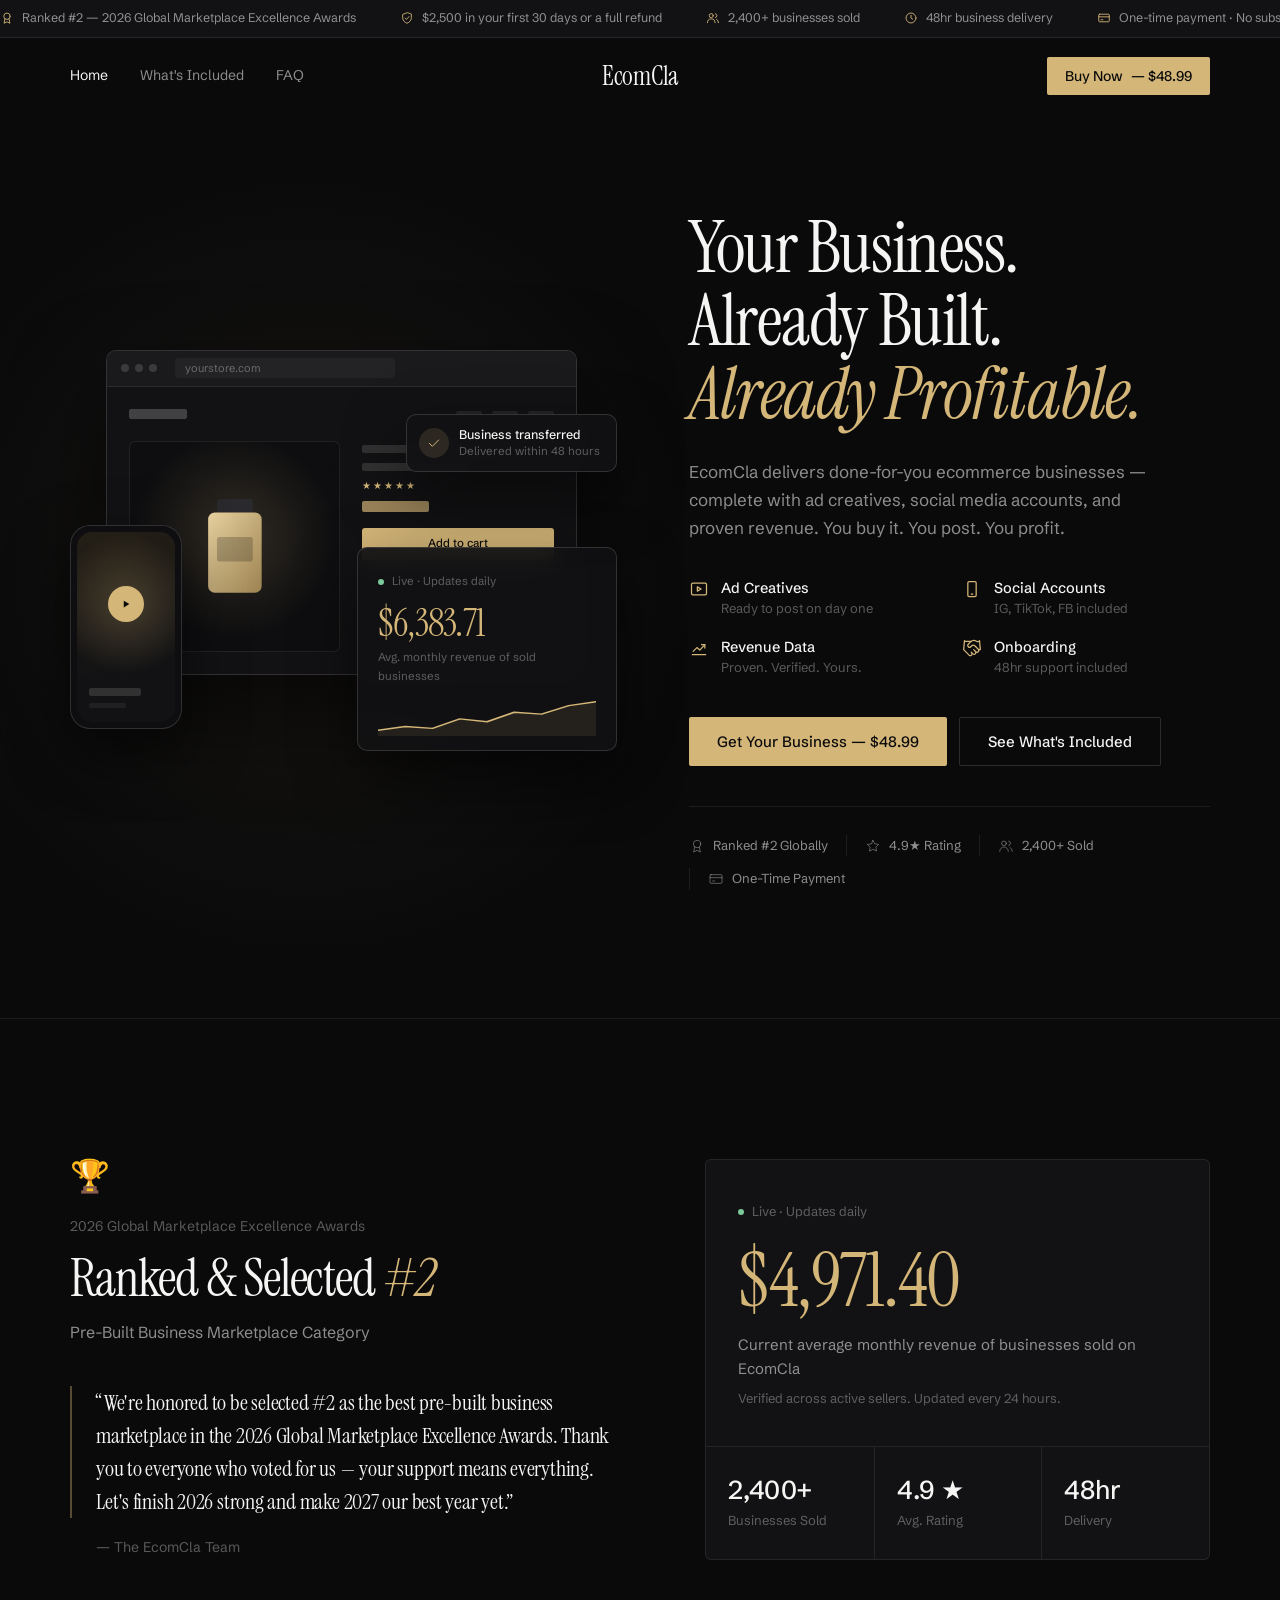
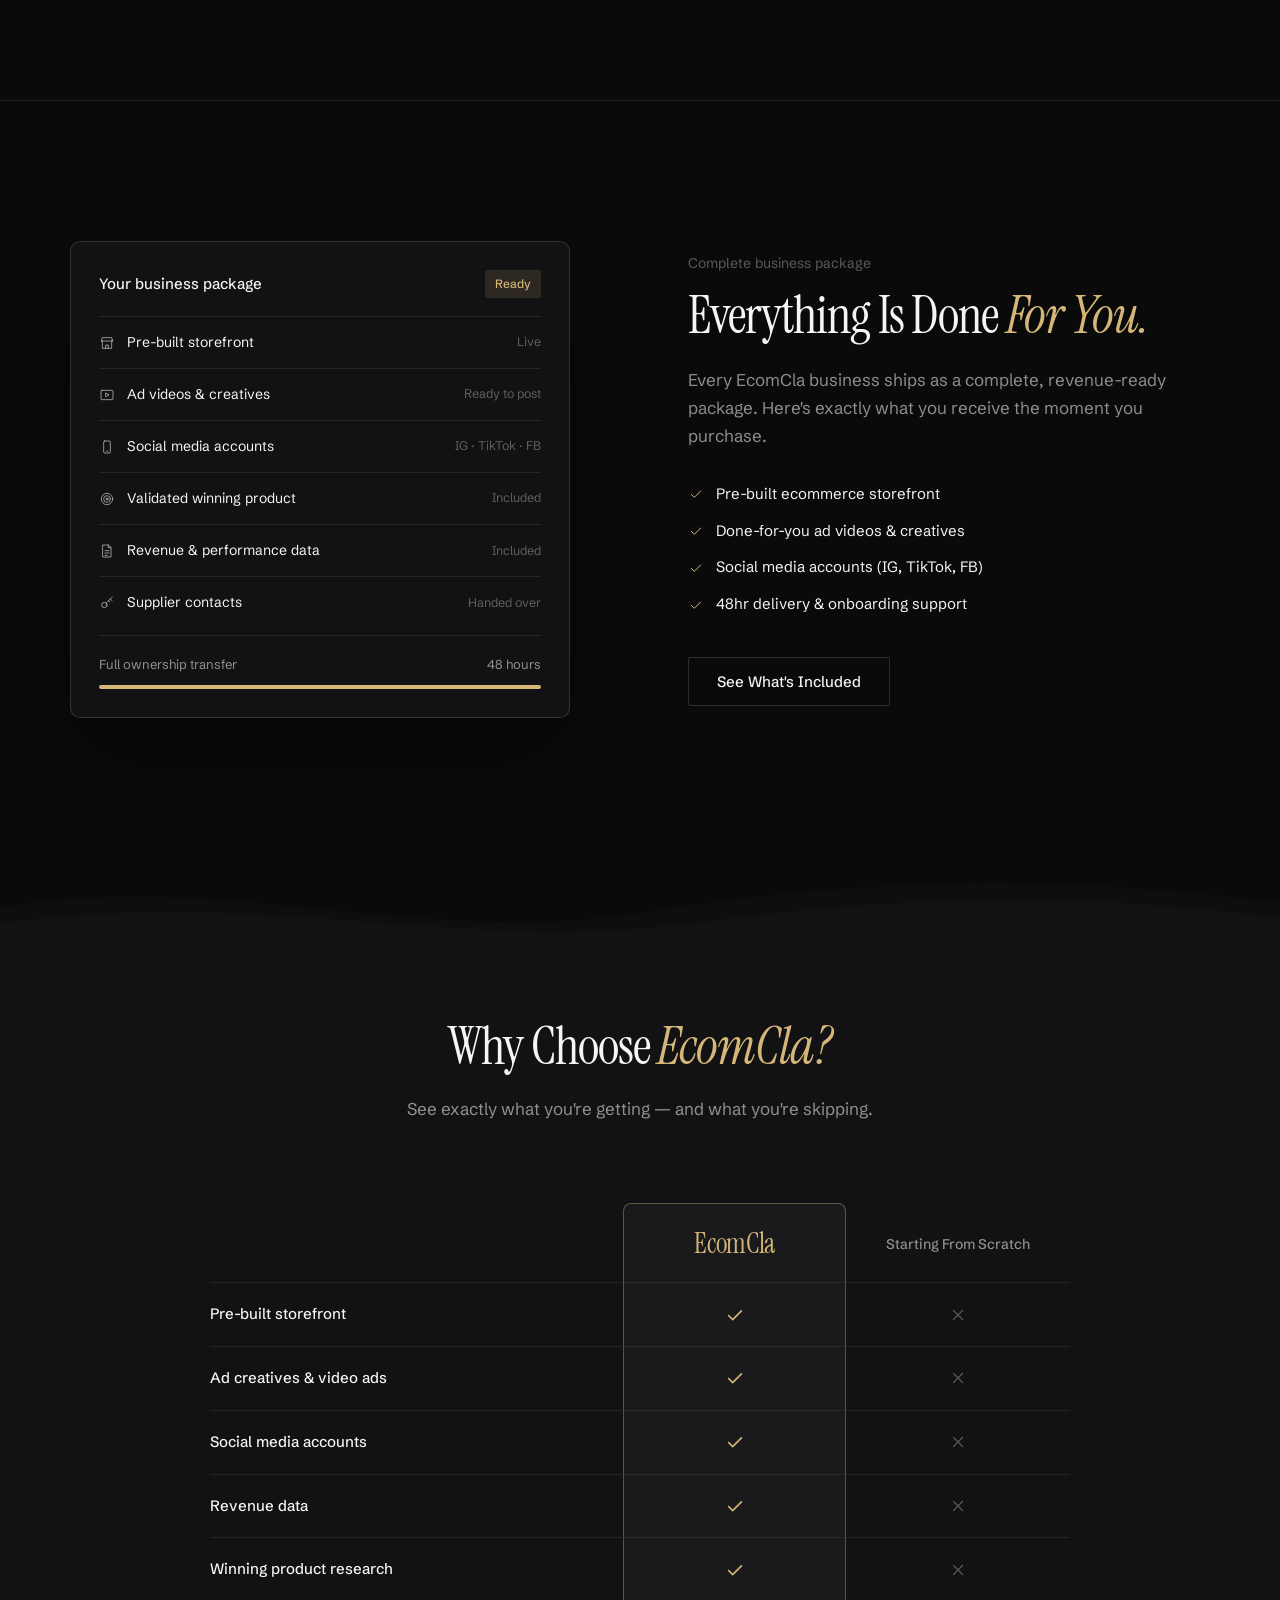
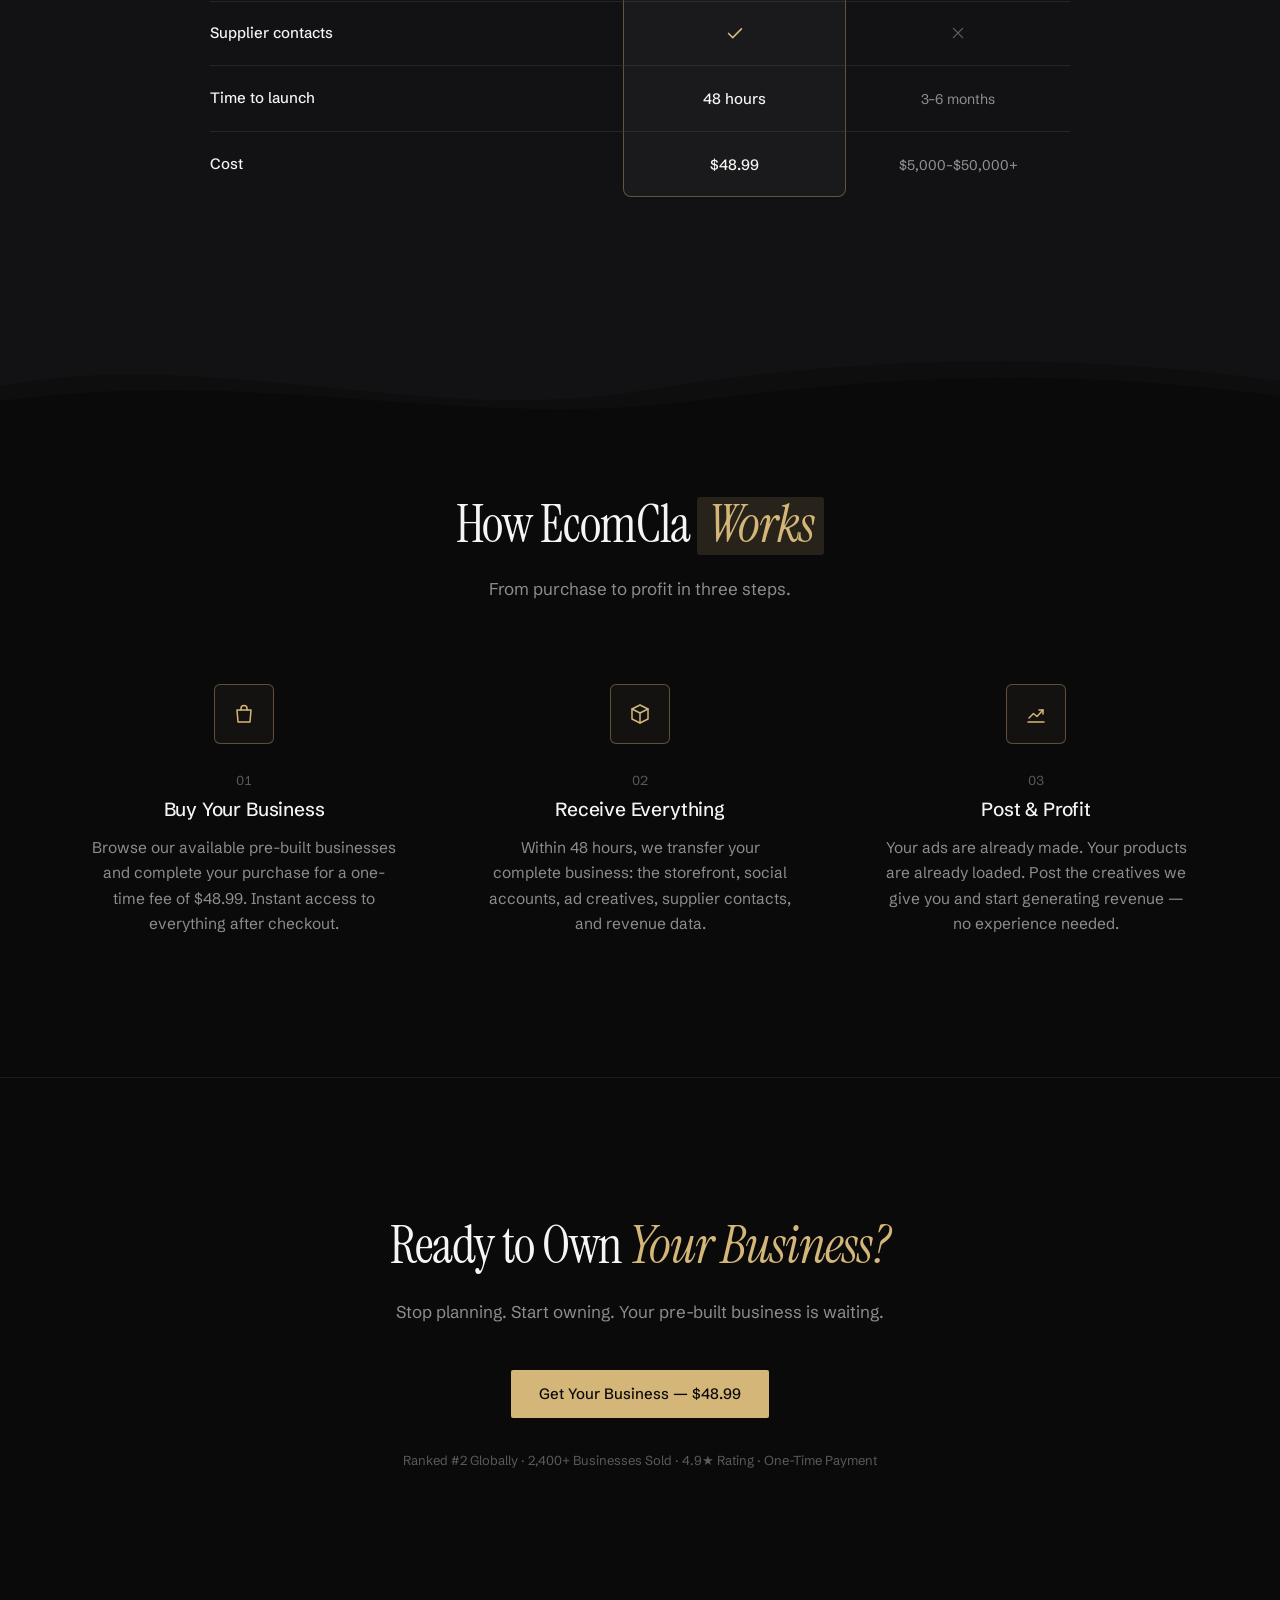
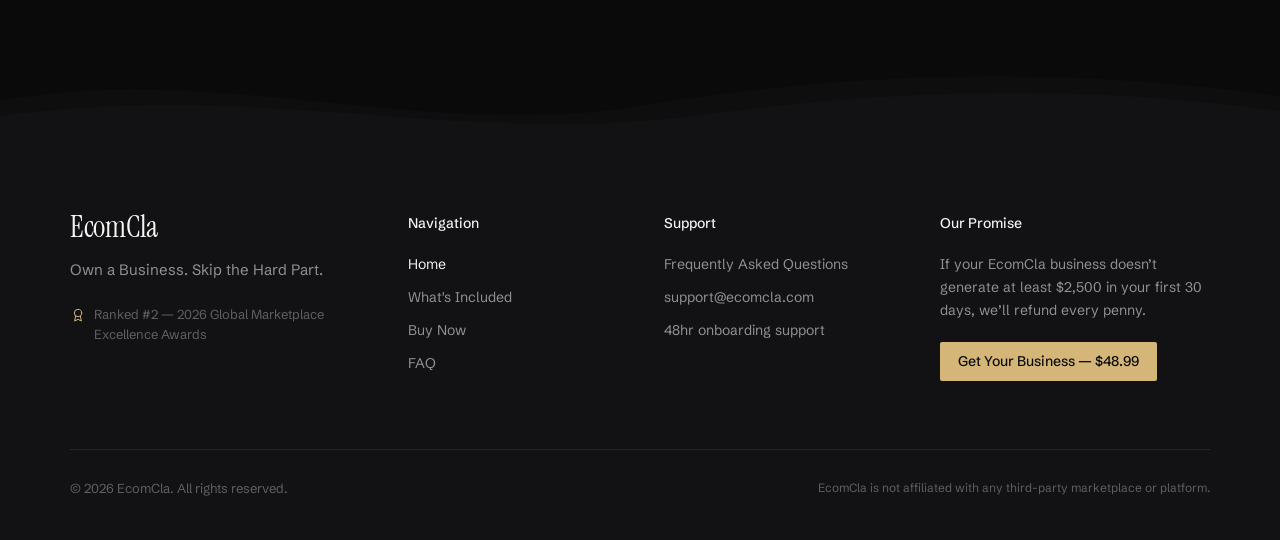
<file: index.html>
<!DOCTYPE html>
<html lang="en">
<head>
  <meta charset="UTF-8">
  <meta name="viewport" content="width=device-width, initial-scale=1.0">
  <title>EcomCla — Pre-Built Ecommerce Businesses for Sale</title>
  <meta name="description" content="Buy a fully built, revenue-ready ecommerce business for $48.99. Ad creatives, social media accounts, and proven revenue included. Ranked #2 globally 2026.">
  <meta name="theme-color" content="#0A0A0B">
  <link rel="icon" href="data:image/svg+xml,%3Csvg xmlns='http://www.w3.org/2000/svg' viewBox='0 0 64 64'%3E%3Crect width='64' height='64' rx='4' fill='%230A0A0B'/%3E%3Ctext x='32' y='46' text-anchor='middle' font-family='Georgia,serif' font-size='40' fill='%23D4B678'%3EE%3C/text%3E%3C/svg%3E">
  <link rel="preconnect" href="https://fonts.googleapis.com">
  <link rel="preconnect" href="https://fonts.gstatic.com" crossorigin>
  <link href="https://fonts.googleapis.com/css2?family=Instrument+Serif:ital@0;1&family=Schibsted+Grotesk:wght@400;500;600&display=swap" rel="stylesheet">
  <link rel="stylesheet" href="styles.css">
  <script>document.documentElement.classList.add('js');</script>
  <script src="nav.js" defer></script>
</head>
<body>
  <div id="site-header"></div>

  <main>
    <!-- HERO -->
    <section class="hero">
      <div class="container hero-grid fade-up">
        <div class="hero-visual stagger-child" aria-hidden="true">
          <div class="mock-browser">
            <div class="mock-bar">
              <span class="mock-dot"></span><span class="mock-dot"></span><span class="mock-dot"></span>
              <span class="mock-url">yourstore.com</span>
            </div>
            <div class="mock-store">
              <div class="mock-nav">
                <span class="mock-logo"></span>
                <span class="mock-links"><i></i><i></i><i></i></span>
              </div>
              <div class="mock-product">
                <div class="mock-image">
                  <svg viewBox="0 0 120 120" class="mock-product-art">
                    <defs>
                      <linearGradient id="mockGold" x1="0" y1="0" x2="1" y2="1">
                        <stop offset="0" stop-color="#E9D3A1"/>
                        <stop offset="1" stop-color="#9C8250"/>
                      </linearGradient>
                    </defs>
                    <rect x="44" y="18" width="32" height="12" rx="2" fill="#2A2A2E"/>
                    <rect x="36" y="30" width="48" height="72" rx="6" fill="url(#mockGold)"/>
                    <rect x="44" y="52" width="32" height="22" rx="2" fill="rgba(10,10,11,0.22)"/>
                  </svg>
                </div>
                <div class="mock-info">
                  <i class="mock-line w80"></i>
                  <i class="mock-line w55"></i>
                  <span class="mock-stars">★★★★★</span>
                  <i class="mock-line mock-line--gold w35"></i>
                  <span class="mock-btn">Add to cart</span>
                  <i class="mock-line thin w90"></i>
                  <i class="mock-line thin w70"></i>
                </div>
              </div>
            </div>
          </div>

          <div class="mock-float mock-revenue">
            <span class="live-tag"><span class="pulse-dot"></span>Live · Updates daily</span>
            <span class="counter" data-counter="6421.53" data-duration="2400">$0.00</span>
            <span class="mock-caption">Avg. monthly revenue of sold businesses</span>
            <svg class="mock-spark" viewBox="0 0 160 40" preserveAspectRatio="none">
              <path d="M0 34 L20 30 L40 32 L60 22 L80 25 L100 15 L120 17 L140 8 L160 4" fill="none" stroke="#D4B678" stroke-width="1.5" stroke-linecap="round" stroke-linejoin="round"/>
              <path d="M0 34 L20 30 L40 32 L60 22 L80 25 L100 15 L120 17 L140 8 L160 4 V40 H0 Z" fill="rgba(212,182,120,0.10)"/>
            </svg>
          </div>

          <div class="mock-float mock-phone">
            <div class="mock-phone-screen">
              <span class="mock-play">
                <svg viewBox="0 0 24 24"><path d="M9 7.5v9l7.5-4.5z" fill="#0A0A0B"/></svg>
              </span>
              <i class="mock-line w70"></i>
              <i class="mock-line thin w50"></i>
            </div>
          </div>

          <div class="mock-float mock-toast">
            <span class="mock-toast-icon">
              <svg class="icon icon--sm" viewBox="0 0 24 24"><path d="M5 12.5l4.5 4.5L19 7.5"/></svg>
            </span>
            <span>
              <strong>Business transferred</strong>
              <span>Delivered within 48 hours</span>
            </span>
          </div>
        </div>

        <div class="hero-copy">
          <h1 class="stagger-child">Your Business.<br>Already Built.<br><span class="accent">Already Profitable.</span></h1>
          <p class="hero-sub stagger-child">EcomCla delivers done-for-you ecommerce businesses — complete with ad creatives, social media accounts, and proven revenue. You buy it. You post. You profit.</p>

          <ul class="hero-features stagger-child">
            <li>
              <svg class="icon" viewBox="0 0 24 24" aria-hidden="true"><rect x="3" y="5" width="18" height="14" rx="1.5"/><path d="M10 9.5v5l4.5-2.5z"/></svg>
              <span><strong>Ad Creatives</strong><span>Ready to post on day one</span></span>
            </li>
            <li>
              <svg class="icon" viewBox="0 0 24 24" aria-hidden="true"><rect x="7" y="3" width="10" height="18" rx="1.5"/><path d="M11 18h2"/></svg>
              <span><strong>Social Accounts</strong><span>IG, TikTok, FB included</span></span>
            </li>
            <li>
              <svg class="icon" viewBox="0 0 24 24" aria-hidden="true"><path d="M4 20h16"/><path d="M5 16l4.5-4.5 3.5 3 6-6.5"/><path d="M15 8h4v4"/></svg>
              <span><strong>Revenue Data</strong><span>Proven. Verified. Yours.</span></span>
            </li>
            <li>
              <svg class="icon" viewBox="0 0 24 24" aria-hidden="true"><path d="m11 17 2 2a1 1 0 1 0 3-3"/><path d="m14 14 2.5 2.5a1 1 0 1 0 3-3l-3.88-3.88a3 3 0 0 0-4.24 0l-.88.88a1 1 0 1 1-3-3l2.81-2.81a5.79 5.79 0 0 1 7.06-.87l.47.28a2 2 0 0 0 1.42.25L21 4"/><path d="m21 3 1 11h-2"/><path d="M3 3 2 14l6.5 6.5a1 1 0 1 0 3-3"/><path d="M3 4h8"/></svg>
              <span><strong>Onboarding</strong><span>48hr support included</span></span>
            </li>
          </ul>

          <div class="btn-row stagger-child">
            <a href="buy.html" class="btn btn-primary">Get Your Business — $48.99</a>
            <a href="whats-included.html" class="btn btn-secondary">See What's Included</a>
          </div>

          <ul class="trust-row stagger-child">
            <li>
              <svg class="icon icon--sm" viewBox="0 0 24 24" aria-hidden="true"><circle cx="12" cy="9" r="5.5"/><path d="M8.5 13.5 7 21l5-2.5 5 2.5-1.5-7.5"/></svg>
              Ranked #2 Globally
            </li>
            <li>
              <svg class="icon icon--sm" viewBox="0 0 24 24" aria-hidden="true"><path d="M12 3.5l2.6 5.3 5.9.9-4.25 4.1 1 5.8L12 16.9l-5.25 2.7 1-5.8L3.5 9.7l5.9-.9z"/></svg>
              4.9★ Rating
            </li>
            <li>
              <svg class="icon icon--sm" viewBox="0 0 24 24" aria-hidden="true"><circle cx="9" cy="8" r="3.5"/><path d="M2.5 20a6.5 6.5 0 0 1 13 0"/><path d="M16 4.6a3.5 3.5 0 0 1 0 6.8"/><path d="M18 14.2a6.5 6.5 0 0 1 3.5 5.8"/></svg>
              2,400+ Sold
            </li>
            <li>
              <svg class="icon icon--sm" viewBox="0 0 24 24" aria-hidden="true"><rect x="3" y="5.5" width="18" height="13" rx="1.5"/><path d="M3 10h18"/><path d="M7 15h3"/></svg>
              One-Time Payment
            </li>
          </ul>
        </div>
      </div>
    </section>

    <!-- AWARD + STATS -->
    <section class="proof">
      <div class="container proof-grid fade-up">
        <div class="proof-award stagger-child">
          <span class="award-trophy" aria-hidden="true">🏆</span>
          <span class="kicker">2026 Global Marketplace Excellence Awards</span>
          <h2 class="heading">Ranked &amp; Selected <span class="accent">#2</span></h2>
          <p class="award-sub">Pre-Built Business Marketplace Category</p>
          <blockquote>
            “We're honored to be selected #2 as the best pre-built business marketplace in the 2026 Global Marketplace Excellence Awards. Thank you to everyone who voted for us — your support means everything. Let's finish 2026 strong and make 2027 our best year yet.”
          </blockquote>
          <p class="award-attribution">— The EcomCla Team</p>
        </div>

        <div class="proof-stats stagger-child">
          <div class="proof-stat proof-stat--live">
            <span class="live-tag"><span class="pulse-dot" aria-hidden="true"></span>Live · Updates daily</span>
            <span class="counter" data-counter="6421.53" data-duration="2600">$0.00</span>
            <span class="proof-label">Current average monthly revenue of businesses sold on EcomCla</span>
            <span class="proof-note">Verified across active sellers. Updated every 24 hours.</span>
          </div>
          <div class="proof-stat">
            <span class="proof-num">2,400+</span>
            <span class="proof-label">Businesses Sold</span>
          </div>
          <div class="proof-stat">
            <span class="proof-num">4.9 ★</span>
            <span class="proof-label">Avg. Rating</span>
          </div>
          <div class="proof-stat">
            <span class="proof-num">48hr</span>
            <span class="proof-label">Delivery</span>
          </div>
        </div>
      </div>
    </section>

    <!-- REVIEWS (rendered from REVIEWS in nav.js; hidden while empty) -->
    <section class="section reviews" id="reviews" hidden>
      <div class="container">
        <div class="reviews-head">
          <div>
            <h2 class="heading">What Our Owners <span class="accent">Say.</span></h2>
            <p class="reviews-rating">
              <span>Excellent</span>
              <strong>4.9</strong>
              <span>/ 5</span>
            </p>
          </div>
          <div class="reviews-nav">
            <button type="button" class="reviews-prev" aria-label="Previous reviews">
              <svg class="icon" viewBox="0 0 24 24" aria-hidden="true"><path d="M15 5l-7 7 7 7"/></svg>
            </button>
            <button type="button" class="reviews-next" aria-label="Next reviews">
              <svg class="icon" viewBox="0 0 24 24" aria-hidden="true"><path d="M9 5l7 7-7 7"/></svg>
            </button>
          </div>
        </div>
        <div class="reviews-track"></div>
      </div>
    </section>

    <!-- IMAGE WITH TEXT -->
    <section class="section split">
      <div class="container split-grid fade-up">
        <div class="split-visual stagger-child" aria-hidden="true">
          <div class="package-card">
            <div class="package-head">
              <span class="package-title">Your business package</span>
              <span class="package-badge">Ready</span>
            </div>
            <ul class="package-rows">
              <li>
                <svg class="icon icon--sm" viewBox="0 0 24 24"><path d="M3.5 9 5 4h14l1.5 5"/><path d="M3.5 9h17"/><path d="M5 9v11h14V9"/><path d="M10 20v-5h4v5"/></svg>
                <span>Pre-built storefront</span><em>Live</em>
              </li>
              <li>
                <svg class="icon icon--sm" viewBox="0 0 24 24"><rect x="3" y="5" width="18" height="14" rx="1.5"/><path d="M10 9.5v5l4.5-2.5z"/></svg>
                <span>Ad videos &amp; creatives</span><em>Ready to post</em>
              </li>
              <li>
                <svg class="icon icon--sm" viewBox="0 0 24 24"><rect x="7" y="3" width="10" height="18" rx="1.5"/><path d="M11 18h2"/></svg>
                <span>Social media accounts</span><em>IG · TikTok · FB</em>
              </li>
              <li>
                <svg class="icon icon--sm" viewBox="0 0 24 24"><circle cx="12" cy="12" r="8.5"/><circle cx="12" cy="12" r="5"/><circle cx="12" cy="12" r="1.5"/></svg>
                <span>Validated winning product</span><em>Included</em>
              </li>
              <li>
                <svg class="icon icon--sm" viewBox="0 0 24 24"><path d="M6 3h8l4 4v14H6z"/><path d="M14 3v4h4"/><path d="M9 11.5h6M9 15h6M9 18.5h3.5"/></svg>
                <span>Revenue &amp; performance data</span><em>Included</em>
              </li>
              <li>
                <svg class="icon icon--sm" viewBox="0 0 24 24"><circle cx="8" cy="15" r="4"/><path d="M11 12l9-9"/><path d="M17 6l2.5 2.5"/><path d="M14.5 8.5l2 2"/></svg>
                <span>Supplier contacts</span><em>Handed over</em>
              </li>
            </ul>
            <div class="package-foot">
              <span class="package-foot-row"><span>Full ownership transfer</span><span>48 hours</span></span>
              <span class="package-progress"><span></span></span>
            </div>
          </div>
        </div>

        <div class="split-copy stagger-child">
          <span class="kicker">Complete business package</span>
          <h2 class="heading">Everything Is Done <span class="accent">For You.</span></h2>
          <p>Every EcomCla business ships as a complete, revenue-ready package. Here's exactly what you receive the moment you purchase.</p>
          <ul class="split-list">
            <li><svg class="icon icon--sm" viewBox="0 0 24 24" aria-hidden="true"><path d="M5 12.5l4.5 4.5L19 7.5"/></svg>Pre-built ecommerce storefront</li>
            <li><svg class="icon icon--sm" viewBox="0 0 24 24" aria-hidden="true"><path d="M5 12.5l4.5 4.5L19 7.5"/></svg>Done-for-you ad videos &amp; creatives</li>
            <li><svg class="icon icon--sm" viewBox="0 0 24 24" aria-hidden="true"><path d="M5 12.5l4.5 4.5L19 7.5"/></svg>Social media accounts (IG, TikTok, FB)</li>
            <li><svg class="icon icon--sm" viewBox="0 0 24 24" aria-hidden="true"><path d="M5 12.5l4.5 4.5L19 7.5"/></svg>48hr delivery &amp; onboarding support</li>
          </ul>
          <div class="btn-row">
            <a href="whats-included.html" class="btn btn-secondary">See What's Included</a>
          </div>
        </div>
      </div>
    </section>

    <!-- COMPARISON -->
    <div class="band band--surface">
      <svg class="wave" viewBox="0 0 1440 90" preserveAspectRatio="none" aria-hidden="true">
        <path class="wave-back" d="M0 50 C 240 10 480 90 720 55 S 1200 15 1440 45 V90 H0 Z"/>
        <path class="wave-front" d="M0 65 C 300 30 520 95 780 65 S 1220 35 1440 60 V90 H0 Z"/>
      </svg>
      <section class="section vs-section">
        <div class="container fade-up">
          <div class="section-head stagger-child">
            <h2 class="heading">Why Choose <span class="accent">EcomCla?</span></h2>
            <p>See exactly what you're getting — and what you're skipping.</p>
          </div>

          <div class="vs stagger-child">
            <table class="vs-table">
              <thead>
                <tr>
                  <th scope="col"><span class="visually-hidden">Feature</span></th>
                  <th scope="col" class="vs-us"><span class="vs-brand">EcomCla</span></th>
                  <th scope="col" class="vs-them">Starting From Scratch</th>
                </tr>
              </thead>
              <tbody>
                <tr><th scope="row">Pre-built storefront</th><td class="vs-us"><svg class="icon vs-yes" viewBox="0 0 24 24" role="img" aria-label="Yes"><path d="M5 12.5l4.5 4.5L19 7.5"/></svg></td><td class="vs-them"><svg class="icon vs-no" viewBox="0 0 24 24" role="img" aria-label="No"><path d="M6.5 6.5l11 11M17.5 6.5l-11 11"/></svg></td></tr>
                <tr><th scope="row">Ad creatives &amp; video ads</th><td class="vs-us"><svg class="icon vs-yes" viewBox="0 0 24 24" role="img" aria-label="Yes"><path d="M5 12.5l4.5 4.5L19 7.5"/></svg></td><td class="vs-them"><svg class="icon vs-no" viewBox="0 0 24 24" role="img" aria-label="No"><path d="M6.5 6.5l11 11M17.5 6.5l-11 11"/></svg></td></tr>
                <tr><th scope="row">Social media accounts</th><td class="vs-us"><svg class="icon vs-yes" viewBox="0 0 24 24" role="img" aria-label="Yes"><path d="M5 12.5l4.5 4.5L19 7.5"/></svg></td><td class="vs-them"><svg class="icon vs-no" viewBox="0 0 24 24" role="img" aria-label="No"><path d="M6.5 6.5l11 11M17.5 6.5l-11 11"/></svg></td></tr>
                <tr><th scope="row">Revenue data</th><td class="vs-us"><svg class="icon vs-yes" viewBox="0 0 24 24" role="img" aria-label="Yes"><path d="M5 12.5l4.5 4.5L19 7.5"/></svg></td><td class="vs-them"><svg class="icon vs-no" viewBox="0 0 24 24" role="img" aria-label="No"><path d="M6.5 6.5l11 11M17.5 6.5l-11 11"/></svg></td></tr>
                <tr><th scope="row">Winning product research</th><td class="vs-us"><svg class="icon vs-yes" viewBox="0 0 24 24" role="img" aria-label="Yes"><path d="M5 12.5l4.5 4.5L19 7.5"/></svg></td><td class="vs-them"><svg class="icon vs-no" viewBox="0 0 24 24" role="img" aria-label="No"><path d="M6.5 6.5l11 11M17.5 6.5l-11 11"/></svg></td></tr>
                <tr><th scope="row">Supplier contacts</th><td class="vs-us"><svg class="icon vs-yes" viewBox="0 0 24 24" role="img" aria-label="Yes"><path d="M5 12.5l4.5 4.5L19 7.5"/></svg></td><td class="vs-them"><svg class="icon vs-no" viewBox="0 0 24 24" role="img" aria-label="No"><path d="M6.5 6.5l11 11M17.5 6.5l-11 11"/></svg></td></tr>
                <tr><th scope="row">Time to launch</th><td class="vs-us"><span class="vs-text vs-text--us">48 hours</span></td><td class="vs-them"><span class="vs-text">3–6 months</span></td></tr>
                <tr><th scope="row">Cost</th><td class="vs-us"><span class="vs-text vs-text--us">$48.99</span></td><td class="vs-them"><span class="vs-text">$5,000–$50,000+</span></td></tr>
              </tbody>
            </table>
          </div>
        </div>
      </section>
    </div>

    <!-- HOW IT WORKS -->
    <div class="band">
      <svg class="wave wave--down" viewBox="0 0 1440 90" preserveAspectRatio="none" aria-hidden="true">
        <path class="wave-back" d="M0 50 C 240 10 480 90 720 55 S 1200 15 1440 45 V90 H0 Z"/>
        <path class="wave-front" d="M0 65 C 300 30 520 95 780 65 S 1220 35 1440 60 V90 H0 Z"/>
      </svg>
      <section class="section how">
        <div class="container fade-up">
          <div class="section-head stagger-child">
            <h2 class="heading">How EcomCla <span class="hl">Works</span></h2>
            <p>From purchase to profit in three steps.</p>
          </div>

          <div class="how-steps">
            <article class="how-step stagger-child">
              <span class="how-icon">
                <svg class="icon" viewBox="0 0 24 24" aria-hidden="true"><path d="M5 8h14l-1 12H6z"/><path d="M9 8V6.5a3 3 0 0 1 6 0V8"/></svg>
              </span>
              <span class="how-num">01</span>
              <h3>Buy Your Business</h3>
              <p>Browse our available pre-built businesses and complete your purchase for a one-time fee of $48.99. Instant access to everything after checkout.</p>
            </article>

            <article class="how-step stagger-child">
              <span class="how-icon">
                <svg class="icon" viewBox="0 0 24 24" aria-hidden="true"><path d="M12 3 4 7v10l8 4 8-4V7z"/><path d="M4 7l8 4 8-4"/><path d="M12 11v10"/></svg>
              </span>
              <span class="how-num">02</span>
              <h3>Receive Everything</h3>
              <p>Within 48 hours, we transfer your complete business: the storefront, social accounts, ad creatives, supplier contacts, and revenue data.</p>
            </article>

            <article class="how-step stagger-child">
              <span class="how-icon">
                <svg class="icon" viewBox="0 0 24 24" aria-hidden="true"><path d="M4 20h16"/><path d="M5 16l4.5-4.5 3.5 3 6-6.5"/><path d="M15 8h4v4"/></svg>
              </span>
              <span class="how-num">03</span>
              <h3>Post &amp; Profit</h3>
              <p>Your ads are already made. Your products are already loaded. Post the creatives we give you and start generating revenue — no experience needed.</p>
            </article>
          </div>
        </div>
      </section>
    </div>

    <hr class="section-divider">

    <!-- FINAL CTA -->
    <section class="cta">
      <div class="container fade-up">
        <h2 class="heading stagger-child">Ready to Own <span class="accent">Your Business?</span></h2>
        <p class="cta-sub stagger-child">Stop planning. Start owning. Your pre-built business is waiting.</p>
        <div class="btn-solo stagger-child">
          <a href="buy.html" class="btn btn-primary">Get Your Business — $48.99</a>
        </div>
        <p class="trust-line stagger-child">Ranked #2 Globally · 2,400+ Businesses Sold · 4.9★ Rating · One-Time Payment</p>
      </div>
    </section>
  </main>

  <div id="site-footer"></div>
</body>
</html>
</file>
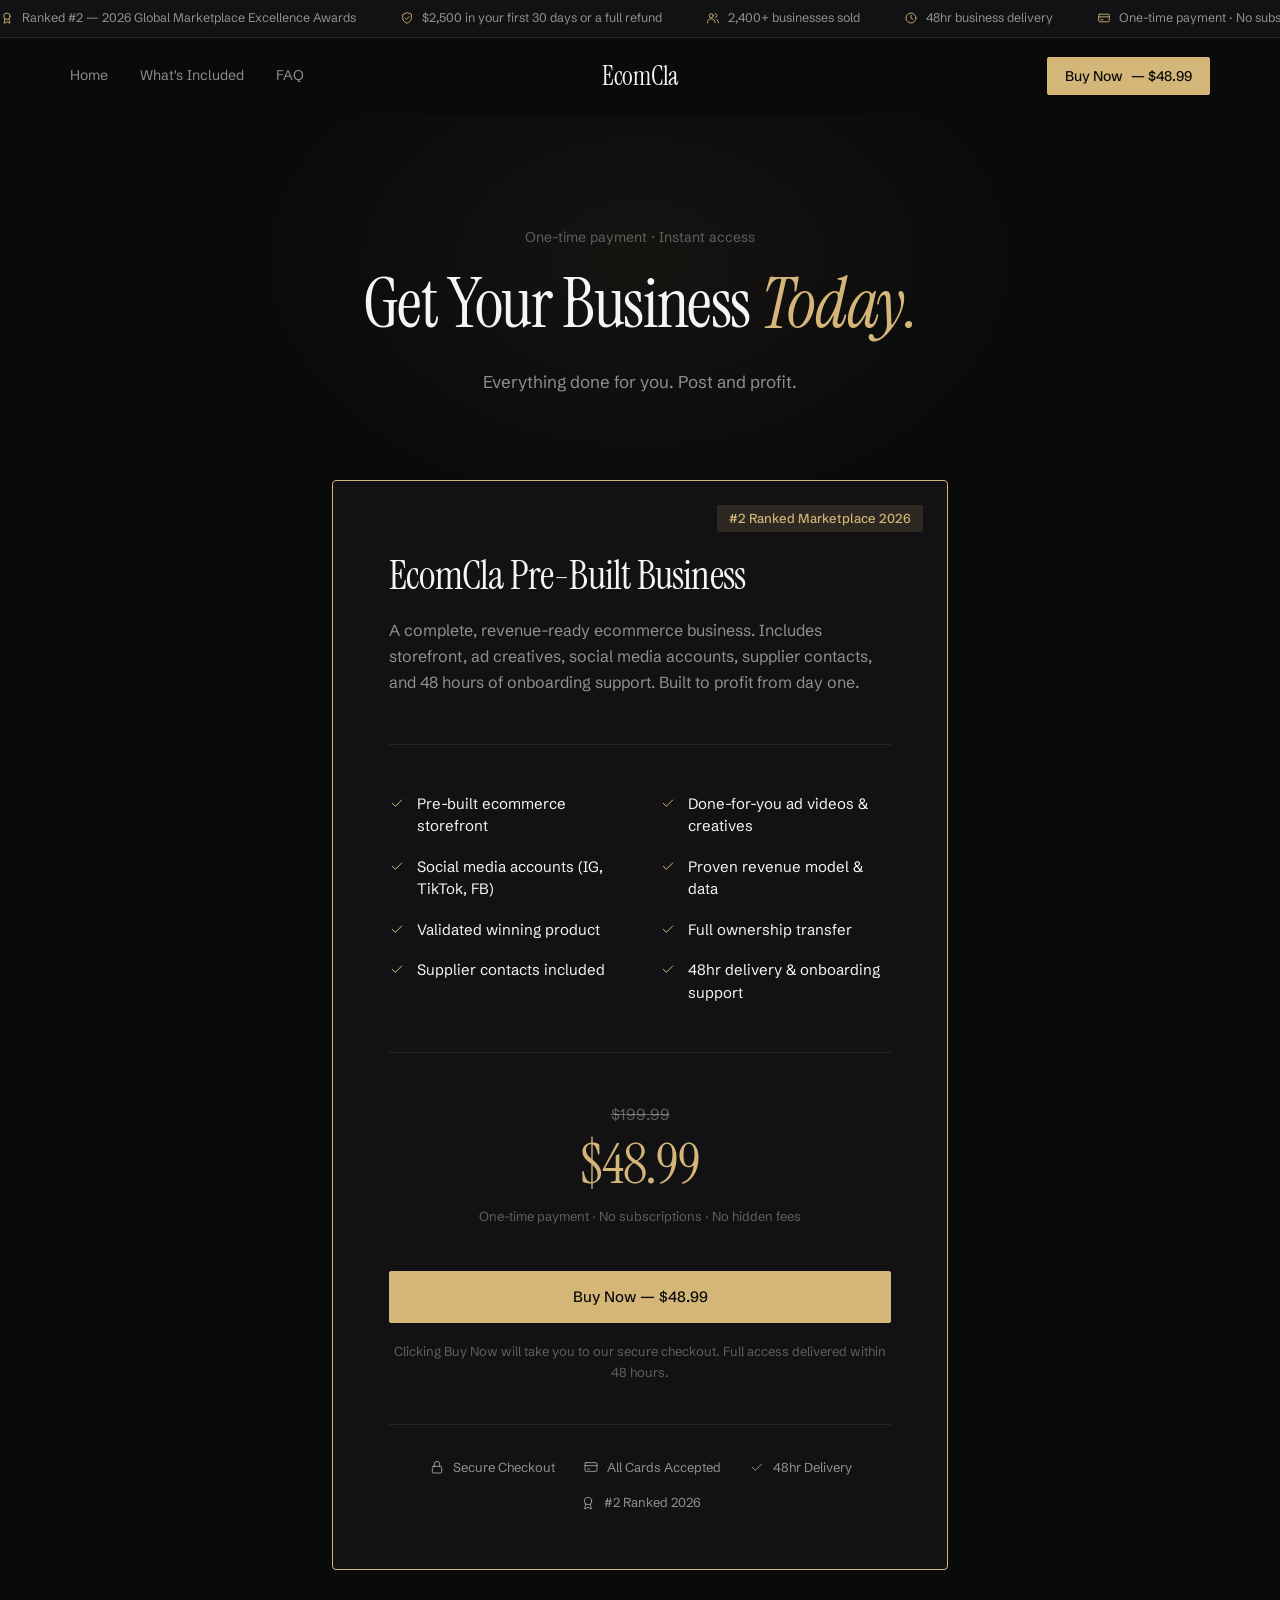
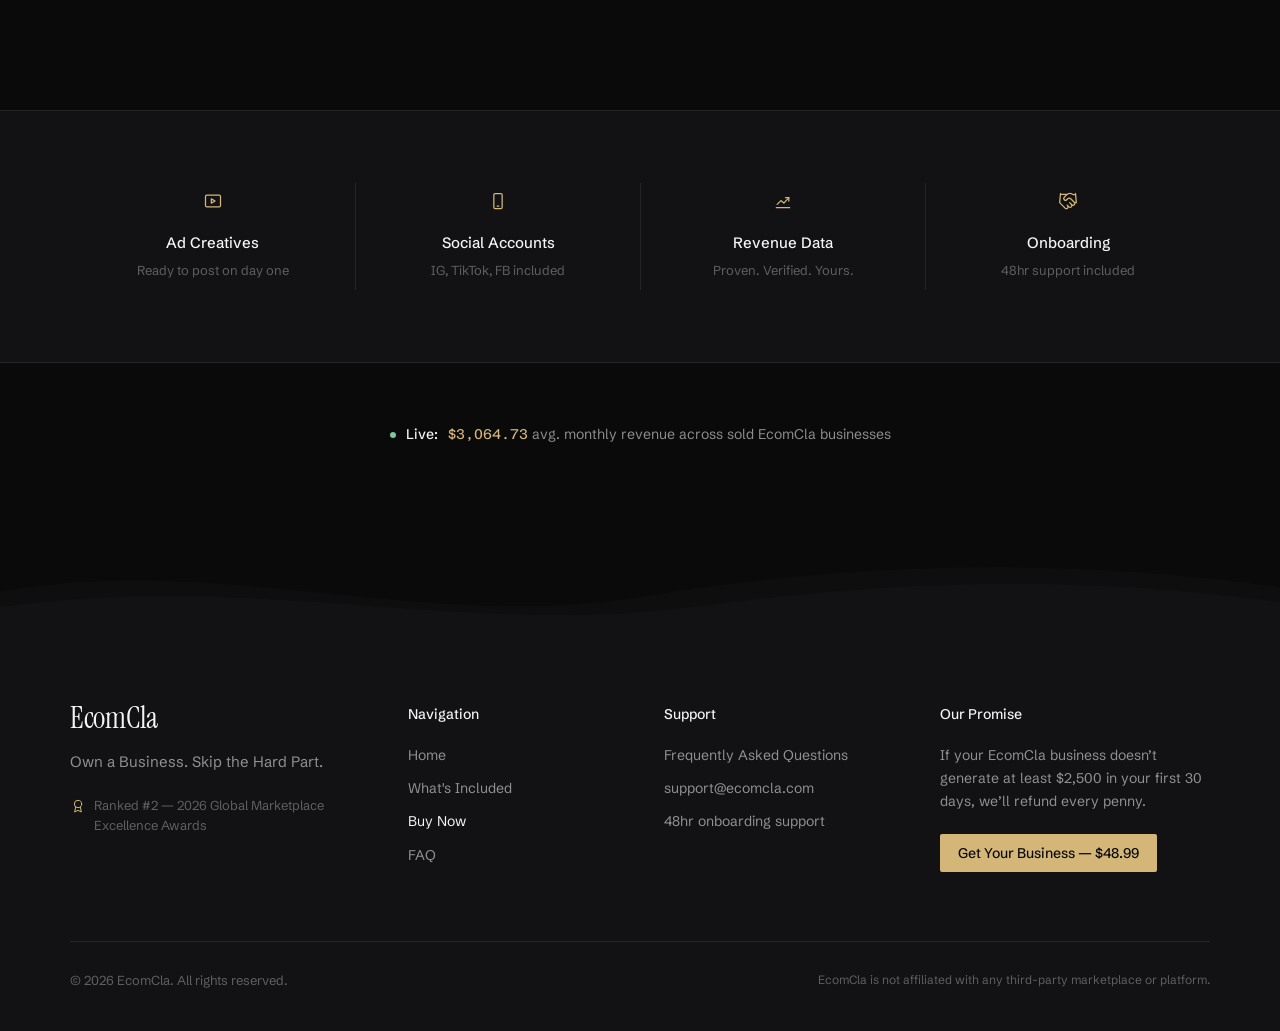
<file: buy.html>
<!DOCTYPE html>
<html lang="en">
<head>
  <meta charset="UTF-8">
  <meta name="viewport" content="width=device-width, initial-scale=1.0">
  <title>Buy Your Pre-Built Business — EcomCla · $48.99</title>
  <meta name="description" content="Get your complete pre-built ecommerce business for a one-time payment of $48.99. Ad creatives, social accounts, storefront, and 48hr onboarding included.">
  <meta name="theme-color" content="#0A0A0B">
  <link rel="icon" href="data:image/svg+xml,%3Csvg xmlns='http://www.w3.org/2000/svg' viewBox='0 0 64 64'%3E%3Crect width='64' height='64' rx='4' fill='%230A0A0B'/%3E%3Ctext x='32' y='46' text-anchor='middle' font-family='Georgia,serif' font-size='40' fill='%23D4B678'%3EE%3C/text%3E%3C/svg%3E">
  <link rel="preconnect" href="https://fonts.googleapis.com">
  <link rel="preconnect" href="https://fonts.gstatic.com" crossorigin>
  <link href="https://fonts.googleapis.com/css2?family=Instrument+Serif:ital@0;1&family=Schibsted+Grotesk:wght@400;500;600&display=swap" rel="stylesheet">
  <link rel="stylesheet" href="styles.css">
  <script>document.documentElement.classList.add('js');</script>
  <script src="nav.js" defer></script>
</head>
<body>
  <div id="site-header"></div>

  <main>
    <!-- PAGE HERO -->
    <section class="page-hero page-hero--buy">
      <div class="container fade-up">
        <span class="kicker stagger-child">One-time payment · Instant access</span>
        <h1 class="stagger-child">Get Your Business <span class="accent">Today.</span></h1>
        <p class="page-hero-sub stagger-child">Everything done for you. Post and profit.</p>
      </div>
    </section>

    <!-- PRODUCT CARD -->
    <section class="product-section">
      <div class="product-wrap fade-up">
        <article class="product-card" id="product">
          <span class="rank-badge">#2 Ranked Marketplace 2026</span>

          <h2>EcomCla Pre-Built Business</h2>
          <p class="product-desc">A complete, revenue-ready ecommerce business. Includes storefront, ad creatives, social media accounts, supplier contacts, and 48 hours of onboarding support. Built to profit from day one.</p>

          <hr class="product-rule">

          <ul class="checklist" aria-label="What's included">
            <li><svg class="icon icon--sm" viewBox="0 0 24 24" aria-hidden="true"><path d="M5 12.5l4.5 4.5L19 7.5"/></svg>Pre-built ecommerce storefront</li>
            <li><svg class="icon icon--sm" viewBox="0 0 24 24" aria-hidden="true"><path d="M5 12.5l4.5 4.5L19 7.5"/></svg>Done-for-you ad videos &amp; creatives</li>
            <li><svg class="icon icon--sm" viewBox="0 0 24 24" aria-hidden="true"><path d="M5 12.5l4.5 4.5L19 7.5"/></svg>Social media accounts (IG, TikTok, FB)</li>
            <li><svg class="icon icon--sm" viewBox="0 0 24 24" aria-hidden="true"><path d="M5 12.5l4.5 4.5L19 7.5"/></svg>Proven revenue model &amp; data</li>
            <li><svg class="icon icon--sm" viewBox="0 0 24 24" aria-hidden="true"><path d="M5 12.5l4.5 4.5L19 7.5"/></svg>Validated winning product</li>
            <li><svg class="icon icon--sm" viewBox="0 0 24 24" aria-hidden="true"><path d="M5 12.5l4.5 4.5L19 7.5"/></svg>Full ownership transfer</li>
            <li><svg class="icon icon--sm" viewBox="0 0 24 24" aria-hidden="true"><path d="M5 12.5l4.5 4.5L19 7.5"/></svg>Supplier contacts included</li>
            <li><svg class="icon icon--sm" viewBox="0 0 24 24" aria-hidden="true"><path d="M5 12.5l4.5 4.5L19 7.5"/></svg>48hr delivery &amp; onboarding support</li>
          </ul>

          <hr class="product-rule">

          <div class="pricing">
            <span class="price-old"><span class="visually-hidden">Was </span>$199.99</span>
            <span class="price-now"><span class="visually-hidden">Now </span>$48.99</span>
            <p class="price-note">One-time payment · No subscriptions · No hidden fees</p>
          </div>

          <a href="#product" class="btn btn-primary btn-buy" data-checkout>Buy Now — $48.99</a>
          <p class="buy-note">Clicking Buy Now will take you to our secure checkout. Full access delivered within 48 hours.</p>

          <div class="trust-badges">
            <span><svg class="icon icon--sm" viewBox="0 0 24 24" aria-hidden="true"><rect x="5" y="11" width="14" height="10" rx="1.5"/><path d="M8 11V7.5a4 4 0 0 1 8 0V11"/></svg>Secure Checkout</span>
            <span><svg class="icon icon--sm" viewBox="0 0 24 24" aria-hidden="true"><rect x="3" y="5.5" width="18" height="13" rx="1.5"/><path d="M3 10h18"/><path d="M7 15h3"/></svg>All Cards Accepted</span>
            <span><svg class="icon icon--sm" viewBox="0 0 24 24" aria-hidden="true"><path d="M5 12.5l4.5 4.5L19 7.5"/></svg>48hr Delivery</span>
            <span><svg class="icon icon--sm" viewBox="0 0 24 24" aria-hidden="true"><circle cx="12" cy="9" r="5.5"/><path d="M8.5 13.5 7 21l5-2.5 5 2.5-1.5-7.5"/></svg>#2 Ranked 2026</span>
          </div>
        </article>
      </div>
    </section>

    <!-- MINI "WHAT YOU GET" REMINDER -->
    <section class="included-strip" aria-label="What you get">
      <div class="container">
        <div class="included-grid fade-up">
          <div class="included-item stagger-child">
            <svg class="icon" viewBox="0 0 24 24" aria-hidden="true"><rect x="3" y="5" width="18" height="14" rx="1.5"/><path d="M10 9.5v5l4.5-2.5z"/></svg>
            <span class="included-label">Ad Creatives</span>
            <span class="included-sub">Ready to post on day one</span>
          </div>
          <div class="included-item stagger-child">
            <svg class="icon" viewBox="0 0 24 24" aria-hidden="true"><rect x="7" y="3" width="10" height="18" rx="1.5"/><path d="M11 18h2"/></svg>
            <span class="included-label">Social Accounts</span>
            <span class="included-sub">IG, TikTok, FB included</span>
          </div>
          <div class="included-item stagger-child">
            <svg class="icon" viewBox="0 0 24 24" aria-hidden="true"><path d="M4 20h16"/><path d="M5 16l4.5-4.5 3.5 3 6-6.5"/><path d="M15 8h4v4"/></svg>
            <span class="included-label">Revenue Data</span>
            <span class="included-sub">Proven. Verified. Yours.</span>
          </div>
          <div class="included-item stagger-child">
            <svg class="icon" viewBox="0 0 24 24" aria-hidden="true"><path d="m11 17 2 2a1 1 0 1 0 3-3"/><path d="m14 14 2.5 2.5a1 1 0 1 0 3-3l-3.88-3.88a3 3 0 0 0-4.24 0l-.88.88a1 1 0 1 1-3-3l2.81-2.81a5.79 5.79 0 0 1 7.06-.87l.47.28a2 2 0 0 0 1.42.25L21 4"/><path d="m21 3 1 11h-2"/><path d="M3 3 2 14l6.5 6.5a1 1 0 1 0 3-3"/><path d="M3 4h8"/></svg>
            <span class="included-label">Onboarding</span>
            <span class="included-sub">48hr support included</span>
          </div>
        </div>
      </div>
    </section>

    <!-- LIVE STAT REMINDER -->
    <section class="live-strip" aria-label="Live revenue">
      <div class="container">
        <p class="live-strip-inner">
          <span class="pulse-dot" aria-hidden="true"></span>
          <strong>Live:</strong>
          <span><span class="counter" data-counter="6421.53" data-duration="1800">$0.00</span> avg. monthly revenue across sold EcomCla businesses</span>
        </p>
      </div>
    </section>
  </main>

  <div id="site-footer"></div>
</body>
</html>
</file>
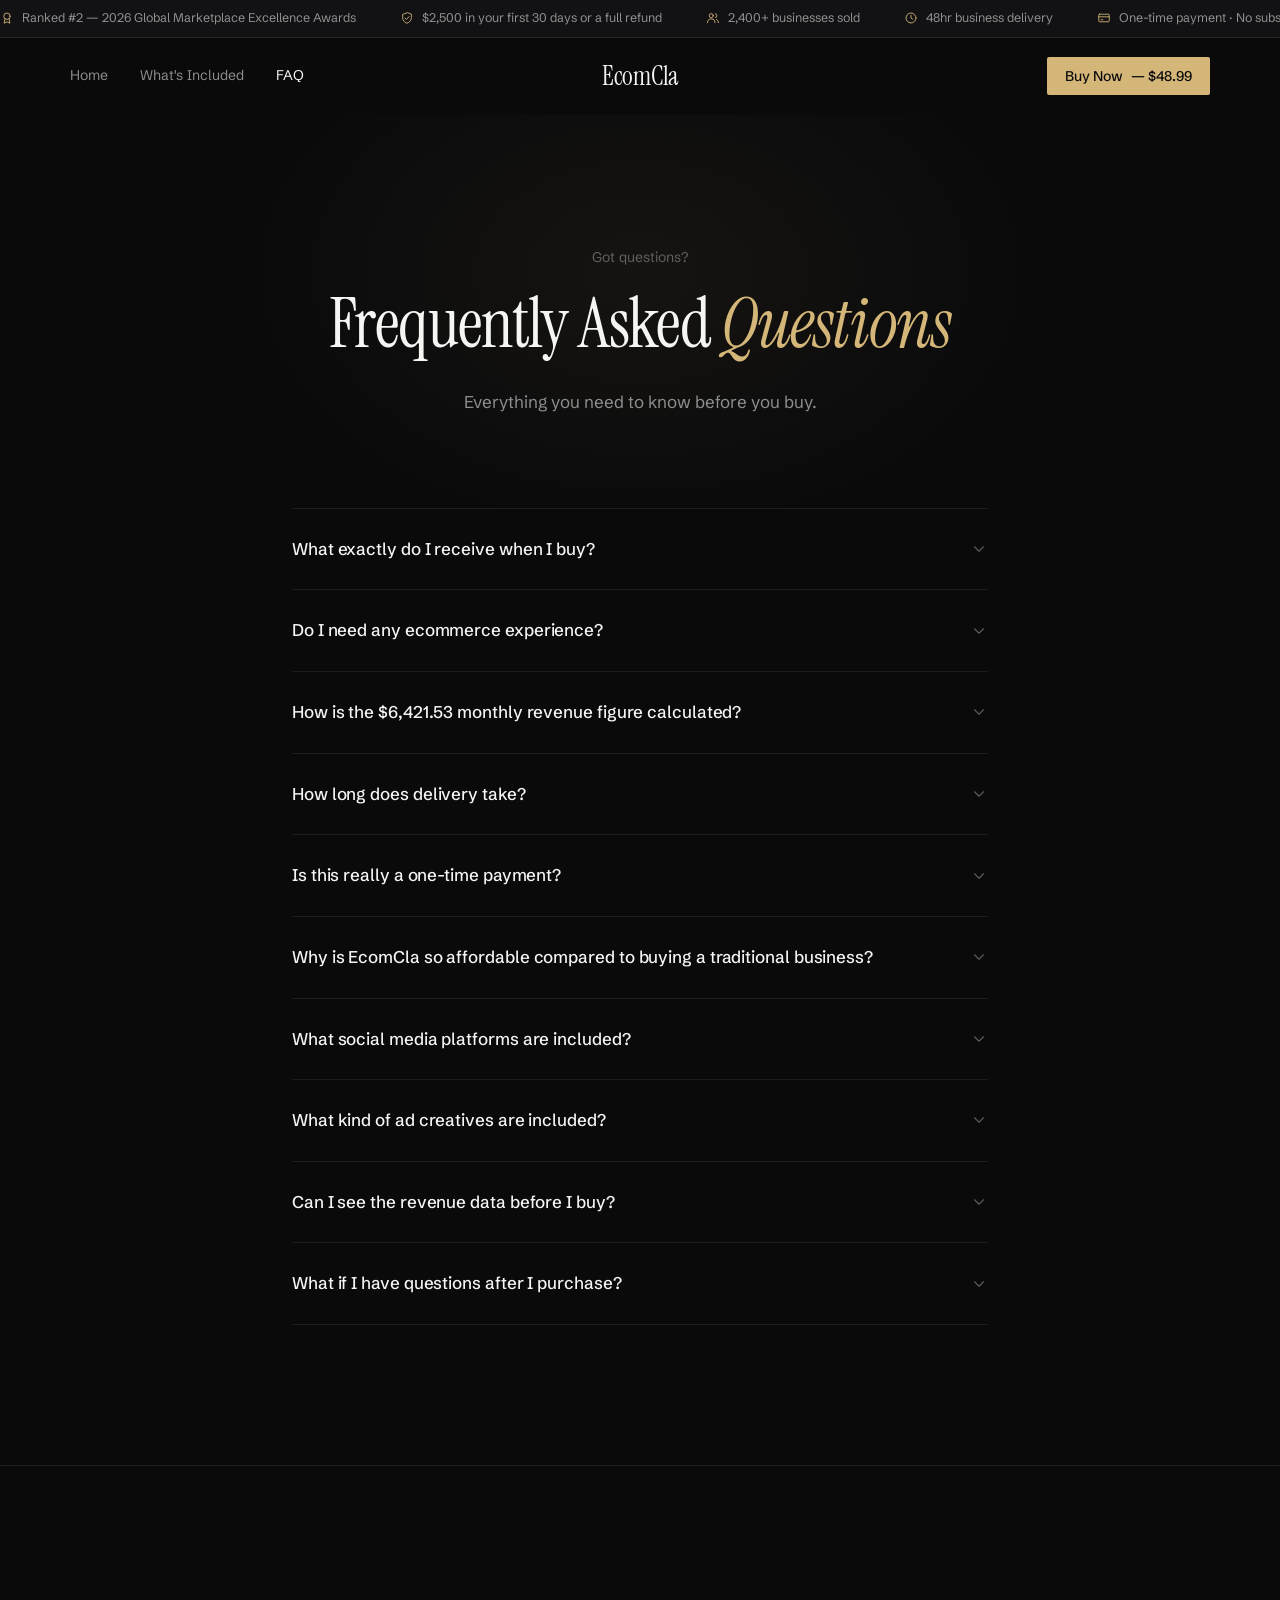
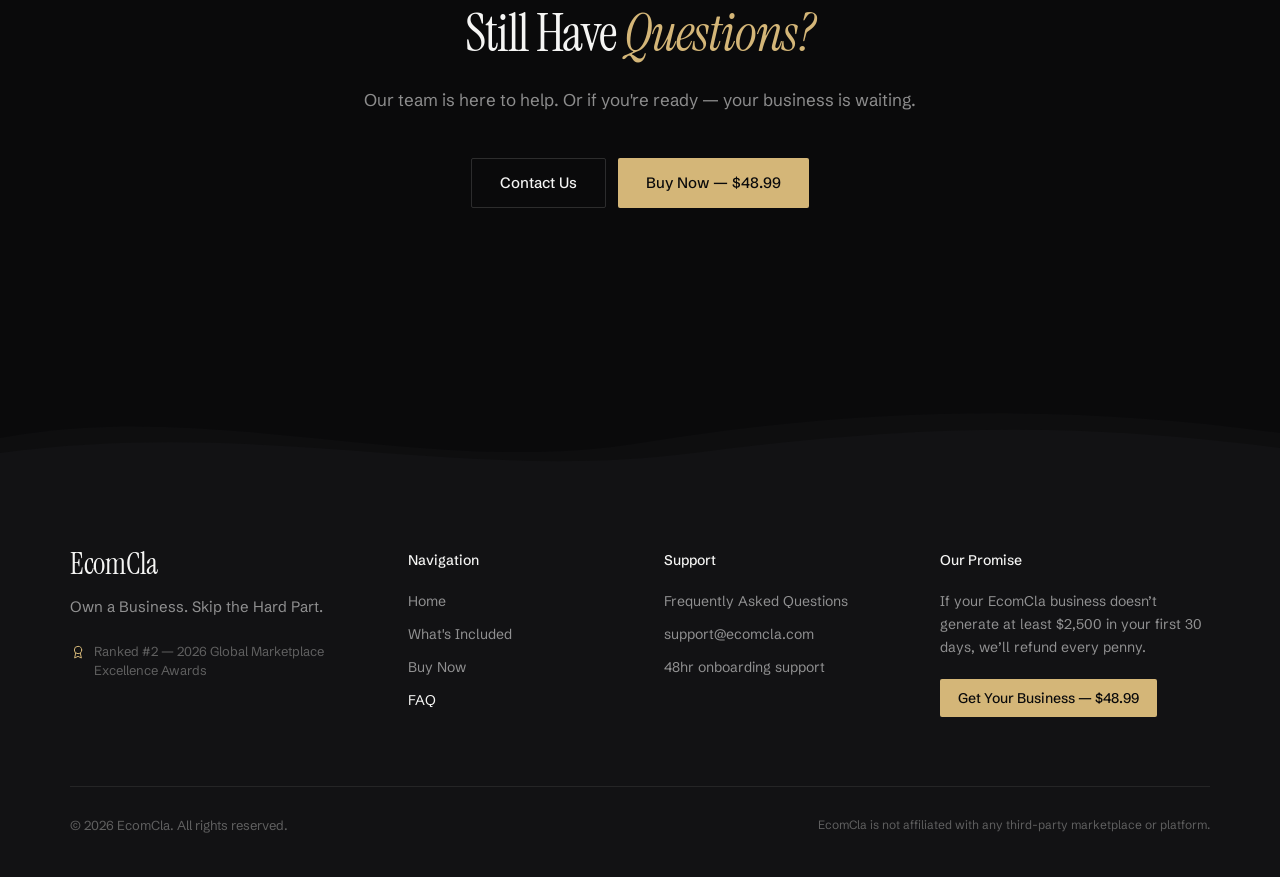
<file: faq.html>
<!DOCTYPE html>
<html lang="en">
<head>
  <meta charset="UTF-8">
  <meta name="viewport" content="width=device-width, initial-scale=1.0">
  <title>FAQ — EcomCla Pre-Built Businesses</title>
  <meta name="description" content="Answers to the most common questions about EcomCla pre-built ecommerce businesses. Learn what's included, how delivery works, and more.">
  <meta name="theme-color" content="#0A0A0B">
  <link rel="icon" href="data:image/svg+xml,%3Csvg xmlns='http://www.w3.org/2000/svg' viewBox='0 0 64 64'%3E%3Crect width='64' height='64' rx='4' fill='%230A0A0B'/%3E%3Ctext x='32' y='46' text-anchor='middle' font-family='Georgia,serif' font-size='40' fill='%23D4B678'%3EE%3C/text%3E%3C/svg%3E">
  <link rel="preconnect" href="https://fonts.googleapis.com">
  <link rel="preconnect" href="https://fonts.gstatic.com" crossorigin>
  <link href="https://fonts.googleapis.com/css2?family=Instrument+Serif:ital@0;1&family=Schibsted+Grotesk:wght@400;500;600&display=swap" rel="stylesheet">
  <link rel="stylesheet" href="styles.css">
  <script>document.documentElement.classList.add('js');</script>
  <script src="nav.js" defer></script>
</head>
<body>
  <div id="site-header"></div>

  <main>
    <!-- PAGE HERO -->
    <section class="page-hero page-hero--faq">
      <div class="container fade-up">
        <span class="kicker stagger-child">Got questions?</span>
        <h1 class="stagger-child">Frequently Asked <span class="accent">Questions</span></h1>
        <p class="page-hero-sub stagger-child">Everything you need to know before you buy.</p>
      </div>
    </section>

    <!-- FAQ ACCORDION -->
    <section class="faq-section">
      <div class="faq-list fade-up">
        <div class="faq-item stagger-child">
          <button type="button" class="faq-q" id="faq-q1" aria-expanded="false" aria-controls="faq-a1">
            <span>What exactly do I receive when I buy?</span>
            <svg class="icon faq-chevron" viewBox="0 0 24 24" aria-hidden="true"><path d="M6 9l6 6 6-6"/></svg>
          </button>
          <div class="faq-a" id="faq-a1" role="region" aria-labelledby="faq-q1">
            <p>You receive a fully built ecommerce storefront, done-for-you ad videos and static creatives, branded social media accounts (Instagram, TikTok, and Facebook), supplier contacts, historical revenue and performance data, and 48 hours of dedicated onboarding support to help you get set up and confident running your new business.</p>
          </div>
        </div>

        <div class="faq-item stagger-child">
          <button type="button" class="faq-q" id="faq-q2" aria-expanded="false" aria-controls="faq-a2">
            <span>Do I need any ecommerce experience?</span>
            <svg class="icon faq-chevron" viewBox="0 0 24 24" aria-hidden="true"><path d="M6 9l6 6 6-6"/></svg>
          </button>
          <div class="faq-a" id="faq-a2" role="region" aria-labelledby="faq-q2">
            <p>None at all. Every business is built to be operated by a complete beginner. The ads are already made, the store is already live, and we guide you through everything during your 48-hour onboarding period. If you can post on social media, you can run an EcomCla business.</p>
          </div>
        </div>

        <div class="faq-item stagger-child">
          <button type="button" class="faq-q" id="faq-q3" aria-expanded="false" aria-controls="faq-a3">
            <span>How is the $6,421.53 monthly revenue figure calculated?</span>
            <svg class="icon faq-chevron" viewBox="0 0 24 24" aria-hidden="true"><path d="M6 9l6 6 6-6"/></svg>
          </button>
          <div class="faq-a" id="faq-a3" role="region" aria-labelledby="faq-q3">
            <p>This is the current average monthly revenue reported by active sellers who purchased businesses from EcomCla. It is verified across our seller base and updated every 24 hours based on seller-reported data.</p>
          </div>
        </div>

        <div class="faq-item stagger-child">
          <button type="button" class="faq-q" id="faq-q4" aria-expanded="false" aria-controls="faq-a4">
            <span>How long does delivery take?</span>
            <svg class="icon faq-chevron" viewBox="0 0 24 24" aria-hidden="true"><path d="M6 9l6 6 6-6"/></svg>
          </button>
          <div class="faq-a" id="faq-a4" role="region" aria-labelledby="faq-q4">
            <p>All assets, accounts, and access are transferred within 48 hours of purchase. Most transfers are completed same-day. You will receive a confirmation email immediately after checkout with next steps.</p>
          </div>
        </div>

        <div class="faq-item stagger-child">
          <button type="button" class="faq-q" id="faq-q5" aria-expanded="false" aria-controls="faq-a5">
            <span>Is this really a one-time payment?</span>
            <svg class="icon faq-chevron" viewBox="0 0 24 24" aria-hidden="true"><path d="M6 9l6 6 6-6"/></svg>
          </button>
          <div class="faq-a" id="faq-a5" role="region" aria-labelledby="faq-q5">
            <p>Yes. $48.99 is a one-time payment. There are no subscriptions, no monthly fees, no hidden charges, and no upsells. What you see is what you pay.</p>
          </div>
        </div>

        <div class="faq-item stagger-child">
          <button type="button" class="faq-q" id="faq-q6" aria-expanded="false" aria-controls="faq-a6">
            <span>Why is EcomCla so affordable compared to buying a traditional business?</span>
            <svg class="icon faq-chevron" viewBox="0 0 24 24" aria-hidden="true"><path d="M6 9l6 6 6-6"/></svg>
          </button>
          <div class="faq-a" id="faq-a6" role="region" aria-labelledby="faq-q6">
            <p>Traditional business acquisitions typically cost $10,000 to $100,000 or more. EcomCla makes pre-built business ownership accessible by standardizing the package and streamlining the transfer process — passing those savings directly to you.</p>
          </div>
        </div>

        <div class="faq-item stagger-child">
          <button type="button" class="faq-q" id="faq-q7" aria-expanded="false" aria-controls="faq-a7">
            <span>What social media platforms are included?</span>
            <svg class="icon faq-chevron" viewBox="0 0 24 24" aria-hidden="true"><path d="M6 9l6 6 6-6"/></svg>
          </button>
          <div class="faq-a" id="faq-a7" role="region" aria-labelledby="faq-q7">
            <p>Every business includes branded, set-up accounts on Instagram, TikTok, and Facebook. The accounts are already created and branded to match your store. You don't start from zero.</p>
          </div>
        </div>

        <div class="faq-item stagger-child">
          <button type="button" class="faq-q" id="faq-q8" aria-expanded="false" aria-controls="faq-a8">
            <span>What kind of ad creatives are included?</span>
            <svg class="icon faq-chevron" viewBox="0 0 24 24" aria-hidden="true"><path d="M6 9l6 6 6-6"/></svg>
          </button>
          <div class="faq-a" id="faq-a8" role="region" aria-labelledby="faq-q8">
            <p>You receive professionally produced video ads formatted for TikTok and Instagram Reels, plus static image creatives for Facebook and Instagram feed. Everything is ready to post — no editing, no design work needed on your end.</p>
          </div>
        </div>

        <div class="faq-item stagger-child">
          <button type="button" class="faq-q" id="faq-q9" aria-expanded="false" aria-controls="faq-a9">
            <span>Can I see the revenue data before I buy?</span>
            <svg class="icon faq-chevron" viewBox="0 0 24 24" aria-hidden="true"><path d="M6 9l6 6 6-6"/></svg>
          </button>
          <div class="faq-a" id="faq-a9" role="region" aria-labelledby="faq-q9">
            <p>Yes. Upon purchasing, you receive full access to the business's historical revenue reports, best-performing products, and ad performance data. We verify all revenue claims before listing any business on EcomCla.</p>
          </div>
        </div>

        <div class="faq-item stagger-child">
          <button type="button" class="faq-q" id="faq-q10" aria-expanded="false" aria-controls="faq-a10">
            <span>What if I have questions after I purchase?</span>
            <svg class="icon faq-chevron" viewBox="0 0 24 24" aria-hidden="true"><path d="M6 9l6 6 6-6"/></svg>
          </button>
          <div class="faq-a" id="faq-a10" role="region" aria-labelledby="faq-q10">
            <p>Your purchase includes unlimited hours of dedicated support from an EcomCla specialist. They will walk you through every aspect of your new business, answer all your questions, and make sure you're confident to continue.</p>
          </div>
        </div>
      </div>
    </section>

    <hr class="section-divider">

    <!-- FAQ BOTTOM CTA -->
    <section class="cta">
      <div class="container fade-up">
        <h2 class="heading stagger-child">Still Have <span class="accent">Questions?</span></h2>
        <p class="cta-sub stagger-child">Our team is here to help. Or if you're ready — your business is waiting.</p>
        <div class="btn-row center stagger-child">
          <a href="mailto:support@ecomcla.com" class="btn btn-secondary">Contact Us</a>
          <a href="buy.html" class="btn btn-primary">Buy Now — $48.99</a>
        </div>
      </div>
    </section>
  </main>

  <div id="site-footer"></div>
</body>
</html>
</file>
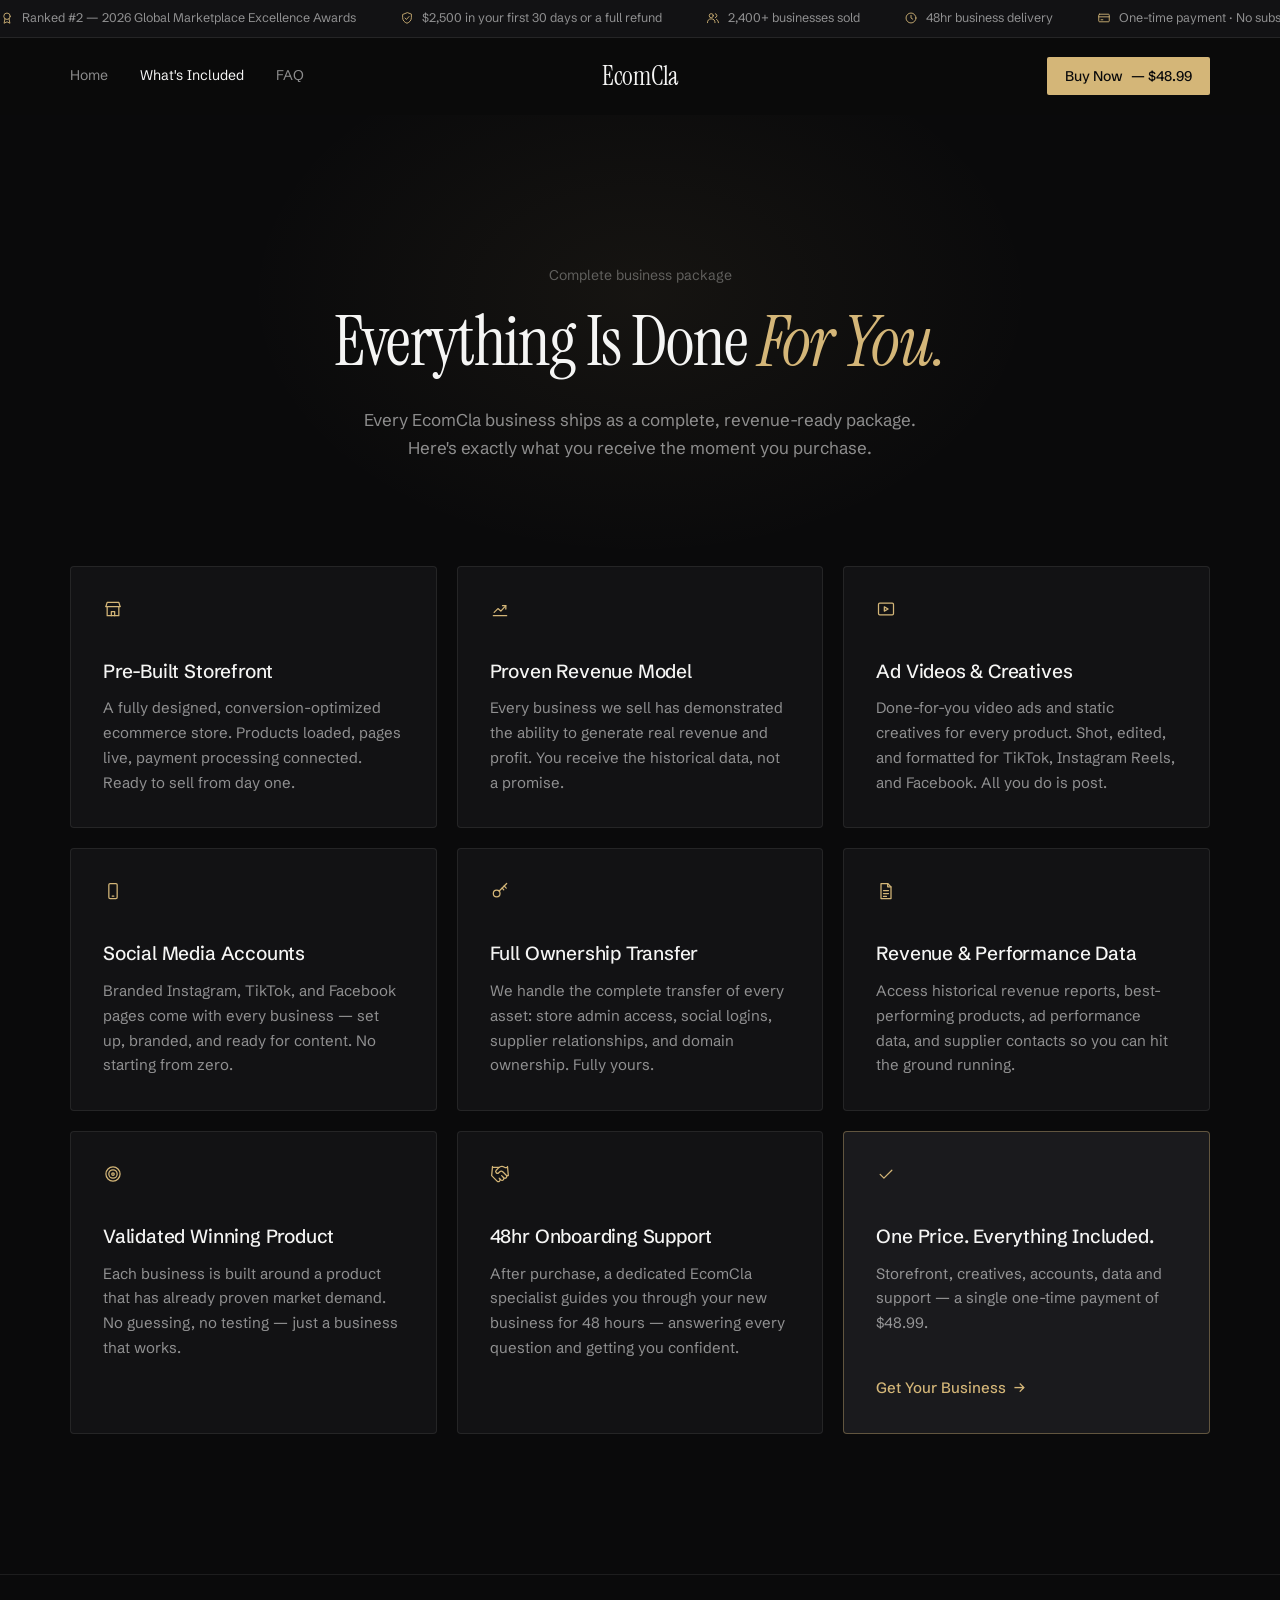
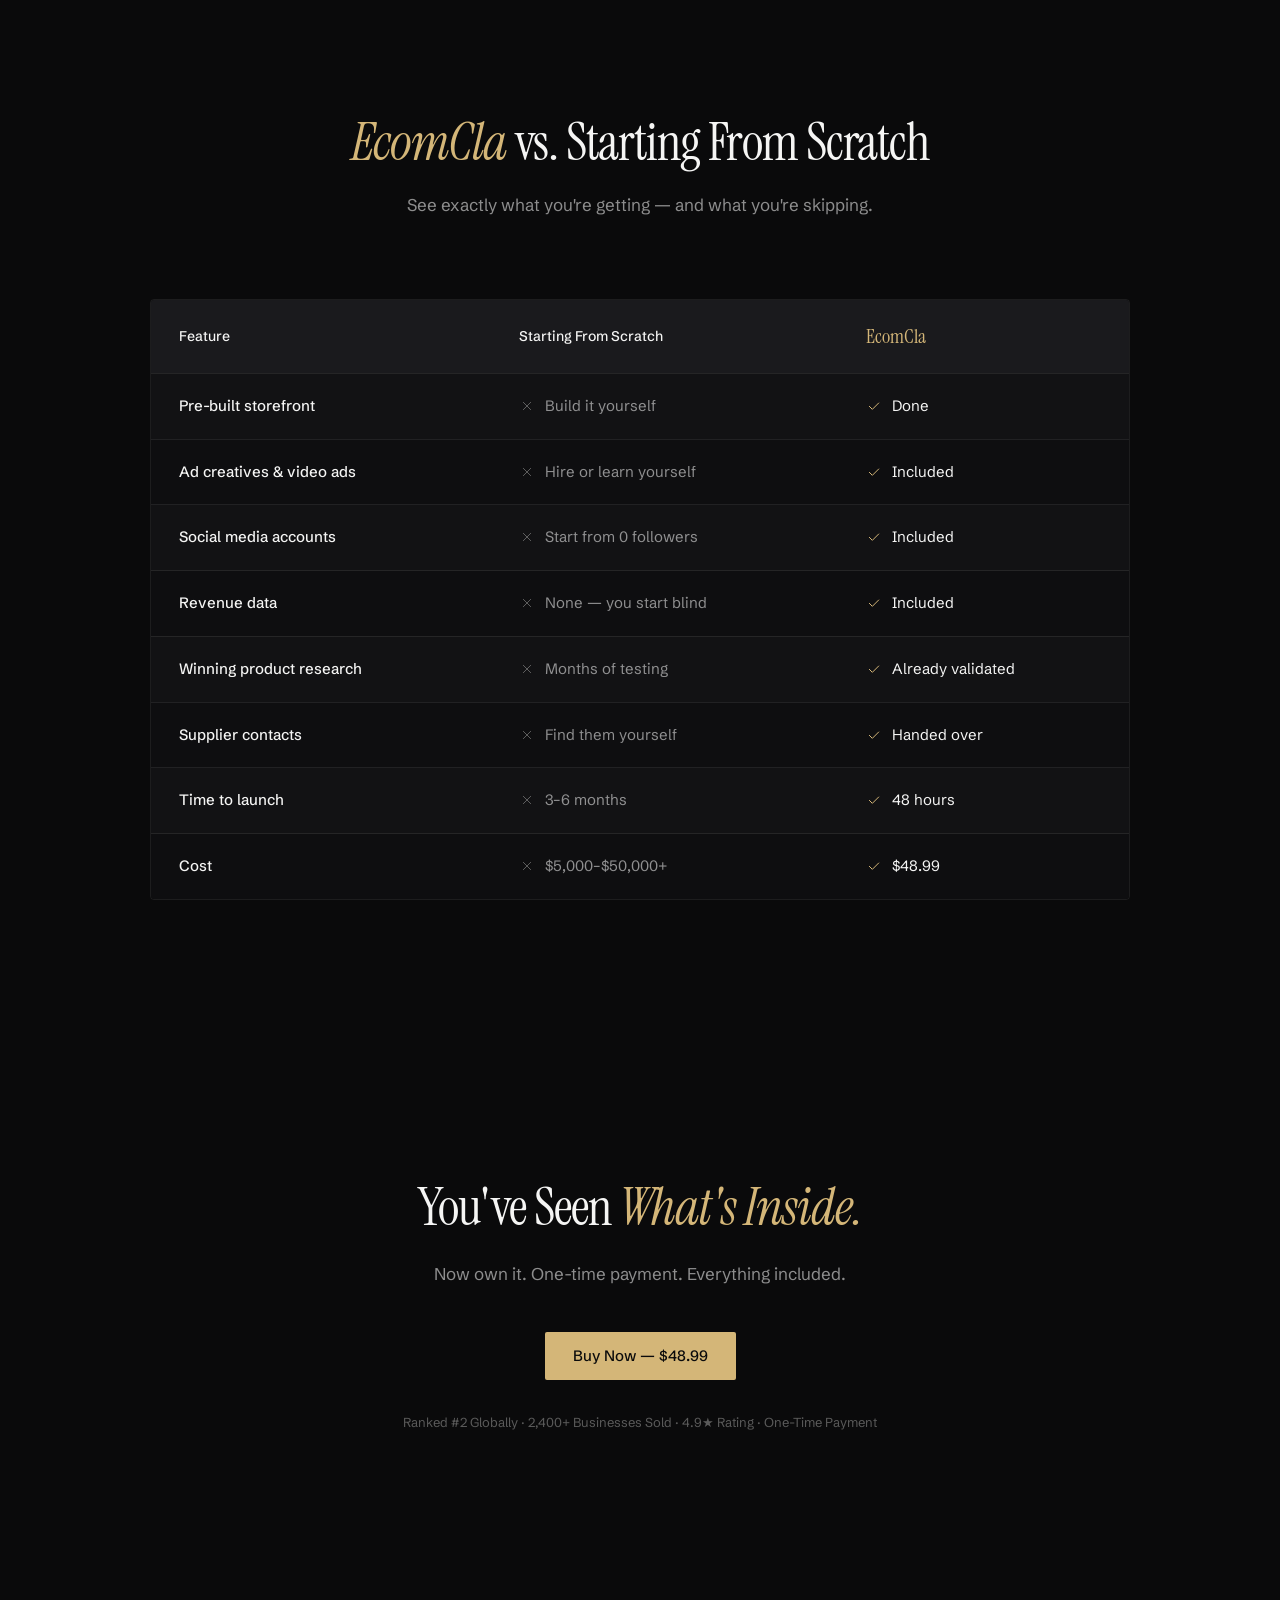
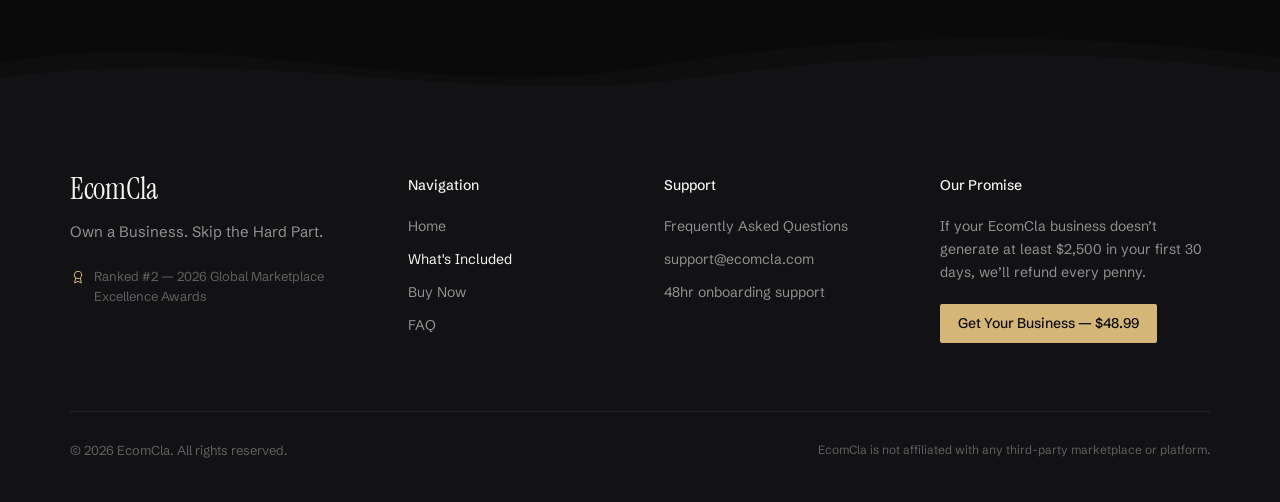
<file: whats-included.html>
<!DOCTYPE html>
<html lang="en">
<head>
  <meta charset="UTF-8">
  <meta name="viewport" content="width=device-width, initial-scale=1.0">
  <title>What's Included — EcomCla Pre-Built Business</title>
  <meta name="description" content="Every EcomCla business includes a pre-built storefront, ad creatives, social media accounts, supplier contacts, revenue data, and 48hr onboarding support.">
  <meta name="theme-color" content="#0A0A0B">
  <link rel="icon" href="data:image/svg+xml,%3Csvg xmlns='http://www.w3.org/2000/svg' viewBox='0 0 64 64'%3E%3Crect width='64' height='64' rx='4' fill='%230A0A0B'/%3E%3Ctext x='32' y='46' text-anchor='middle' font-family='Georgia,serif' font-size='40' fill='%23D4B678'%3EE%3C/text%3E%3C/svg%3E">
  <link rel="preconnect" href="https://fonts.googleapis.com">
  <link rel="preconnect" href="https://fonts.gstatic.com" crossorigin>
  <link href="https://fonts.googleapis.com/css2?family=Instrument+Serif:ital@0;1&family=Schibsted+Grotesk:wght@400;500;600&display=swap" rel="stylesheet">
  <link rel="stylesheet" href="styles.css">
  <script>document.documentElement.classList.add('js');</script>
  <script src="nav.js" defer></script>
</head>
<body>
  <div id="site-header"></div>

  <main>
    <!-- PAGE HERO -->
    <section class="page-hero">
      <div class="container fade-up">
        <span class="kicker stagger-child">Complete business package</span>
        <h1 class="stagger-child">Everything Is Done <span class="accent">For You.</span></h1>
        <p class="page-hero-sub stagger-child">Every EcomCla business ships as a complete, revenue-ready package. Here's exactly what you receive the moment you purchase.</p>
      </div>
    </section>

    <!-- INCLUDED FEATURES GRID -->
    <section class="section features-section">
      <div class="container">
        <div class="features fade-up">
          <article class="feature stagger-child">
            <svg class="icon" viewBox="0 0 24 24" aria-hidden="true"><path d="M3.5 9 5 4h14l1.5 5"/><path d="M3.5 9h17"/><path d="M5 9v11h14V9"/><path d="M10 20v-5h4v5"/></svg>
            <h3>Pre-Built Storefront</h3>
            <p>A fully designed, conversion-optimized ecommerce store. Products loaded, pages live, payment processing connected. Ready to sell from day one.</p>
          </article>

          <article class="feature stagger-child">
            <svg class="icon" viewBox="0 0 24 24" aria-hidden="true"><path d="M4 20h16"/><path d="M5 16l4.5-4.5 3.5 3 6-6.5"/><path d="M15 8h4v4"/></svg>
            <h3>Proven Revenue Model</h3>
            <p>Every business we sell has demonstrated the ability to generate real revenue and profit. You receive the historical data, not a promise.</p>
          </article>

          <article class="feature stagger-child">
            <svg class="icon" viewBox="0 0 24 24" aria-hidden="true"><rect x="3" y="5" width="18" height="14" rx="1.5"/><path d="M10 9.5v5l4.5-2.5z"/></svg>
            <h3>Ad Videos &amp; Creatives</h3>
            <p>Done-for-you video ads and static creatives for every product. Shot, edited, and formatted for TikTok, Instagram Reels, and Facebook. All you do is post.</p>
          </article>

          <article class="feature stagger-child">
            <svg class="icon" viewBox="0 0 24 24" aria-hidden="true"><rect x="7" y="3" width="10" height="18" rx="1.5"/><path d="M11 18h2"/></svg>
            <h3>Social Media Accounts</h3>
            <p>Branded Instagram, TikTok, and Facebook pages come with every business — set up, branded, and ready for content. No starting from zero.</p>
          </article>

          <article class="feature stagger-child">
            <svg class="icon" viewBox="0 0 24 24" aria-hidden="true"><circle cx="8" cy="15" r="4"/><path d="M11 12l9-9"/><path d="M17 6l2.5 2.5"/><path d="M14.5 8.5l2 2"/></svg>
            <h3>Full Ownership Transfer</h3>
            <p>We handle the complete transfer of every asset: store admin access, social logins, supplier relationships, and domain ownership. Fully yours.</p>
          </article>

          <article class="feature stagger-child">
            <svg class="icon" viewBox="0 0 24 24" aria-hidden="true"><path d="M6 3h8l4 4v14H6z"/><path d="M14 3v4h4"/><path d="M9 11.5h6M9 15h6M9 18.5h3.5"/></svg>
            <h3>Revenue &amp; Performance Data</h3>
            <p>Access historical revenue reports, best-performing products, ad performance data, and supplier contacts so you can hit the ground running.</p>
          </article>

          <article class="feature stagger-child">
            <svg class="icon" viewBox="0 0 24 24" aria-hidden="true"><circle cx="12" cy="12" r="8.5"/><circle cx="12" cy="12" r="5"/><circle cx="12" cy="12" r="1.5"/></svg>
            <h3>Validated Winning Product</h3>
            <p>Each business is built around a product that has already proven market demand. No guessing, no testing — just a business that works.</p>
          </article>

          <article class="feature stagger-child">
            <svg class="icon" viewBox="0 0 24 24" aria-hidden="true"><path d="m11 17 2 2a1 1 0 1 0 3-3"/><path d="m14 14 2.5 2.5a1 1 0 1 0 3-3l-3.88-3.88a3 3 0 0 0-4.24 0l-.88.88a1 1 0 1 1-3-3l2.81-2.81a5.79 5.79 0 0 1 7.06-.87l.47.28a2 2 0 0 0 1.42.25L21 4"/><path d="m21 3 1 11h-2"/><path d="M3 3 2 14l6.5 6.5a1 1 0 1 0 3-3"/><path d="M3 4h8"/></svg>
            <h3>48hr Onboarding Support</h3>
            <p>After purchase, a dedicated EcomCla specialist guides you through your new business for 48 hours — answering every question and getting you confident.</p>
          </article>

          <a href="buy.html" class="feature feature--cta stagger-child">
            <div>
              <svg class="icon" viewBox="0 0 24 24" aria-hidden="true"><path d="M5 12.5l4.5 4.5L19 7.5"/></svg>
              <h3>One Price. Everything Included.</h3>
              <p>Storefront, creatives, accounts, data and support — a single one-time payment of $48.99.</p>
            </div>
            <span class="feature-cta-link">Get Your Business <span aria-hidden="true">→</span></span>
          </a>
        </div>
      </div>
    </section>

    <hr class="section-divider">

    <!-- COMPARISON TABLE -->
    <section class="section">
      <div class="container fade-up">
        <div class="section-head stagger-child">
          <h2 class="heading"><span class="accent">EcomCla</span> vs. Starting From Scratch</h2>
          <p>See exactly what you're getting — and what you're skipping.</p>
        </div>

        <div class="compare-wrap stagger-child">
          <table class="compare-table">
            <thead>
              <tr>
                <th scope="col">Feature</th>
                <th scope="col">Starting From Scratch</th>
                <th scope="col">EcomCla</th>
              </tr>
            </thead>
            <tbody>
              <tr>
                <td>Pre-built storefront</td>
                <td class="no"><span class="cell-mark"><svg class="icon icon--sm mark-no" viewBox="0 0 24 24" role="img" aria-label="No"><path d="M6.5 6.5l11 11M17.5 6.5l-11 11"/></svg>Build it yourself</span></td>
                <td class="yes"><span class="cell-mark"><svg class="icon icon--sm mark-yes" viewBox="0 0 24 24" role="img" aria-label="Yes"><path d="M5 12.5l4.5 4.5L19 7.5"/></svg>Done</span></td>
              </tr>
              <tr>
                <td>Ad creatives &amp; video ads</td>
                <td class="no"><span class="cell-mark"><svg class="icon icon--sm mark-no" viewBox="0 0 24 24" role="img" aria-label="No"><path d="M6.5 6.5l11 11M17.5 6.5l-11 11"/></svg>Hire or learn yourself</span></td>
                <td class="yes"><span class="cell-mark"><svg class="icon icon--sm mark-yes" viewBox="0 0 24 24" role="img" aria-label="Yes"><path d="M5 12.5l4.5 4.5L19 7.5"/></svg>Included</span></td>
              </tr>
              <tr>
                <td>Social media accounts</td>
                <td class="no"><span class="cell-mark"><svg class="icon icon--sm mark-no" viewBox="0 0 24 24" role="img" aria-label="No"><path d="M6.5 6.5l11 11M17.5 6.5l-11 11"/></svg>Start from 0 followers</span></td>
                <td class="yes"><span class="cell-mark"><svg class="icon icon--sm mark-yes" viewBox="0 0 24 24" role="img" aria-label="Yes"><path d="M5 12.5l4.5 4.5L19 7.5"/></svg>Included</span></td>
              </tr>
              <tr>
                <td>Revenue data</td>
                <td class="no"><span class="cell-mark"><svg class="icon icon--sm mark-no" viewBox="0 0 24 24" role="img" aria-label="No"><path d="M6.5 6.5l11 11M17.5 6.5l-11 11"/></svg>None — you start blind</span></td>
                <td class="yes"><span class="cell-mark"><svg class="icon icon--sm mark-yes" viewBox="0 0 24 24" role="img" aria-label="Yes"><path d="M5 12.5l4.5 4.5L19 7.5"/></svg>Included</span></td>
              </tr>
              <tr>
                <td>Winning product research</td>
                <td class="no"><span class="cell-mark"><svg class="icon icon--sm mark-no" viewBox="0 0 24 24" role="img" aria-label="No"><path d="M6.5 6.5l11 11M17.5 6.5l-11 11"/></svg>Months of testing</span></td>
                <td class="yes"><span class="cell-mark"><svg class="icon icon--sm mark-yes" viewBox="0 0 24 24" role="img" aria-label="Yes"><path d="M5 12.5l4.5 4.5L19 7.5"/></svg>Already validated</span></td>
              </tr>
              <tr>
                <td>Supplier contacts</td>
                <td class="no"><span class="cell-mark"><svg class="icon icon--sm mark-no" viewBox="0 0 24 24" role="img" aria-label="No"><path d="M6.5 6.5l11 11M17.5 6.5l-11 11"/></svg>Find them yourself</span></td>
                <td class="yes"><span class="cell-mark"><svg class="icon icon--sm mark-yes" viewBox="0 0 24 24" role="img" aria-label="Yes"><path d="M5 12.5l4.5 4.5L19 7.5"/></svg>Handed over</span></td>
              </tr>
              <tr>
                <td>Time to launch</td>
                <td class="no"><span class="cell-mark"><svg class="icon icon--sm mark-no" viewBox="0 0 24 24" role="img" aria-label="No"><path d="M6.5 6.5l11 11M17.5 6.5l-11 11"/></svg>3–6 months</span></td>
                <td class="yes"><span class="cell-mark"><svg class="icon icon--sm mark-yes" viewBox="0 0 24 24" role="img" aria-label="Yes"><path d="M5 12.5l4.5 4.5L19 7.5"/></svg>48 hours</span></td>
              </tr>
              <tr>
                <td>Cost</td>
                <td class="no"><span class="cell-mark"><svg class="icon icon--sm mark-no" viewBox="0 0 24 24" role="img" aria-label="No"><path d="M6.5 6.5l11 11M17.5 6.5l-11 11"/></svg>$5,000–$50,000+</span></td>
                <td class="yes"><span class="cell-mark"><svg class="icon icon--sm mark-yes" viewBox="0 0 24 24" role="img" aria-label="Yes"><path d="M5 12.5l4.5 4.5L19 7.5"/></svg>$48.99</span></td>
              </tr>
            </tbody>
          </table>
        </div>
      </div>
    </section>

    <!-- BOTTOM CTA -->
    <section class="cta">
      <div class="container fade-up">
        <h2 class="heading stagger-child">You've Seen <span class="accent">What's Inside.</span></h2>
        <p class="cta-sub stagger-child">Now own it. One-time payment. Everything included.</p>
        <div class="btn-solo stagger-child">
          <a href="buy.html" class="btn btn-primary">Buy Now — $48.99</a>
        </div>
        <p class="trust-line stagger-child">Ranked #2 Globally · 2,400+ Businesses Sold · 4.9★ Rating · One-Time Payment</p>
      </div>
    </section>
  </main>

  <div id="site-footer"></div>
</body>
</html>
</file>
<file: styles.css>
/* ==========================================================================
   EcomCla — Shared Stylesheet
   Black & champagne gold. Layered near-black surfaces, warm off-white type,
   gold reserved for accents, CTAs, live numbers and the guarantee seal.
   ========================================================================== */

:root {
  /* Color */
  --bg:            #0A0A0B;
  --surface:       #121214;
  --surface-2:     #1A1A1D;
  --surface-sunk:  #0E0E10;
  --border:        rgba(255, 255, 255, 0.08);
  --border-strong: rgba(255, 255, 255, 0.14);
  --border-hover:  rgba(255, 255, 255, 0.3);
  --text:          #F5F5F4;
  --text-muted:    rgba(245, 245, 244, 0.56);
  --text-faint:    rgba(245, 245, 244, 0.34);
  --gold:          #D4B678;
  --gold-hover:    #E0C68C;
  --gold-dim:      rgba(212, 182, 120, 0.14);
  --gold-line:     rgba(212, 182, 120, 0.38);
  --live:          #7BC89A;

  /* Type */
  --font-display: 'Instrument Serif', Georgia, serif;
  --font-sans: 'Schibsted Grotesk', -apple-system, sans-serif;

  /* Space */
  --space-section: 140px;
  --space-section-mobile: 80px;
  --content-max: 1140px;
  --gutter: 32px;

  /* Radius */
  --radius-btn: 2px;
  --radius-card: 4px;
  --radius-mock: 10px;

  --ease: cubic-bezier(0.22, 0.61, 0.36, 1);
  --header-h: 114px;
}

/* --------------------------------------------------------------------------
   Reset & base
   -------------------------------------------------------------------------- */

*,
*::before,
*::after {
  box-sizing: border-box;
  margin: 0;
  padding: 0;
}

[hidden] {
  display: none !important;
}

html {
  scroll-behavior: smooth;
  -webkit-text-size-adjust: 100%;
  background: var(--bg);
}

body {
  background: var(--bg);
  color: var(--text);
  font-family: var(--font-sans);
  font-size: 16px;
  font-weight: 400;
  line-height: 1.65;
  -webkit-font-smoothing: antialiased;
  -moz-osx-font-smoothing: grayscale;
  overflow-x: hidden;
}

a {
  color: inherit;
  text-decoration: none;
}

button {
  font: inherit;
  color: inherit;
  background: none;
  border: 0;
  cursor: pointer;
}

ul {
  list-style: none;
}

h1, h2, h3 {
  font-weight: 400;
}

p {
  max-width: 62ch;
}

::selection {
  background: var(--gold);
  color: var(--bg);
}

:focus-visible {
  outline: 2px solid var(--gold);
  outline-offset: 2px;
}

.visually-hidden {
  position: absolute;
  width: 1px;
  height: 1px;
  padding: 0;
  margin: -1px;
  overflow: hidden;
  clip: rect(0 0 0 0);
  white-space: nowrap;
  border: 0;
}

/* Thin-stroke line icons */
.icon {
  display: block;
  flex-shrink: 0;
  width: 20px;
  height: 20px;
  fill: none;
  stroke: currentColor;
  stroke-width: 1.5;
  stroke-linecap: round;
  stroke-linejoin: round;
  color: var(--text-muted);
}

.icon--sm {
  width: 16px;
  height: 16px;
}

.icon--xs {
  width: 14px;
  height: 14px;
}

/* --------------------------------------------------------------------------
   Layout & type helpers
   -------------------------------------------------------------------------- */

.container {
  width: 100%;
  max-width: calc(var(--content-max) + var(--gutter) * 2);
  margin: 0 auto;
  padding: 0 var(--gutter);
}

.section {
  padding: var(--space-section) 0;
}

.section-head {
  max-width: 640px;
  margin: 0 auto 80px;
  text-align: center;
}

.section-head p {
  margin: 20px auto 0;
  font-size: 17px;
  color: var(--text-muted);
}

.heading {
  font-family: var(--font-display);
  font-size: clamp(34px, 4.2vw, 52px);
  font-weight: 400;
  line-height: 1.08;
  letter-spacing: -0.02em;
  color: var(--text);
}

/* Gold italic accent word inside serif headings */
.accent {
  font-style: italic;
  color: var(--gold);
}

/* Highlighted word block (How it works) */
.hl {
  display: inline-block;
  padding: 0 0.2em 0.04em;
  background: var(--gold-dim);
  border-radius: 3px;
  font-style: italic;
  color: var(--gold);
}

.kicker {
  display: block;
  font-size: 14px;
  line-height: 1.5;
  color: var(--text-faint);
}

.section-divider {
  border: 0;
  height: 1px;
  margin: 0;
  background: var(--border);
}

/* --------------------------------------------------------------------------
   Buttons
   -------------------------------------------------------------------------- */

.btn {
  display: inline-flex;
  align-items: center;
  justify-content: center;
  gap: 8px;
  padding: 14px 28px;
  font-family: var(--font-sans);
  font-size: 15px;
  font-weight: 500;
  line-height: 1.3;
  border-radius: var(--radius-btn);
  cursor: pointer;
  white-space: nowrap;
}

.btn-sm {
  padding: 10px 18px;
  font-size: 14px;
}

.btn-primary {
  background: var(--gold);
  color: #0A0A0B;
  border: none;
  transition: background 160ms ease;
}

.btn-primary:hover {
  background: var(--gold-hover);
}

.btn-secondary {
  background: transparent;
  color: var(--text);
  border: 1px solid var(--border-strong);
  transition: border-color 160ms ease, background 160ms ease;
}

.btn-secondary:hover {
  border-color: var(--border-hover);
  background: rgba(255, 255, 255, 0.03);
}

.btn-row {
  display: flex;
  flex-wrap: wrap;
  gap: 12px;
}

.btn-row.center {
  justify-content: center;
}

/* --------------------------------------------------------------------------
   Header: ticker + navbar (injected by nav.js)
   -------------------------------------------------------------------------- */

.site-header {
  position: sticky;
  top: 0;
  z-index: 1000;
}

.ticker {
  background: var(--surface);
  border-bottom: 1px solid var(--border);
  overflow: hidden;
  padding: 9px 0;
}

.ticker-track {
  display: flex;
  width: max-content;
  animation: ticker 45s linear infinite;
}

.ticker:hover .ticker-track {
  animation-play-state: paused;
}

.ticker-group {
  display: flex;
  flex-shrink: 0;
  gap: 44px;
  padding-right: 44px;
}

.ticker-item {
  display: inline-flex;
  align-items: center;
  gap: 8px;
  font-size: 12.5px;
  line-height: 1.5;
  color: var(--text-muted);
  white-space: nowrap;
}

.ticker-item .icon {
  color: var(--gold);
}

@keyframes ticker {
  from { transform: translateX(0); }
  to   { transform: translateX(-50%); }
}

.navbar {
  position: relative;
  background: rgba(10, 10, 11, 0.6);
  border-bottom: 1px solid transparent;
  transition: background-color 0.3s ease, border-color 0.3s ease;
}

.navbar.scrolled,
.navbar.menu-open {
  background: rgba(10, 10, 11, 0.85);
  -webkit-backdrop-filter: blur(12px);
  backdrop-filter: blur(12px);
  border-bottom-color: var(--border);
}

.navbar-inner {
  display: grid;
  grid-template-columns: 1fr auto 1fr;
  align-items: center;
  height: 76px;
}

.nav-left {
  display: flex;
  align-items: center;
}

.nav-right {
  display: flex;
  justify-content: flex-end;
}

.wordmark {
  font-family: var(--font-display);
  font-size: 26px;
  font-weight: 400;
  line-height: 1;
  letter-spacing: -0.01em;
  color: var(--text);
}

.nav-links {
  display: flex;
  align-items: center;
  gap: 32px;
}

.nav-links a {
  display: inline-block;
  padding: 6px 0;
  font-size: 14px;
  color: var(--text-muted);
  transition: color 160ms ease;
}

.nav-links a:hover,
.nav-links a.active {
  color: var(--text);
}

/* Buy Now lives in the right-hand button on desktop */
.nav-buy-item {
  display: none;
}

.nav-toggle {
  display: none;
  align-items: center;
  justify-content: center;
  width: 44px;
  height: 44px;
  margin-left: -10px;
}

.nav-toggle-bars,
.nav-toggle-bars::before,
.nav-toggle-bars::after {
  display: block;
  width: 20px;
  height: 1.5px;
  background: var(--text);
  transition: transform 0.25s var(--ease), background-color 0.25s ease;
}

.nav-toggle-bars {
  position: relative;
}

.nav-toggle-bars::before,
.nav-toggle-bars::after {
  content: '';
  position: absolute;
  left: 0;
}

.nav-toggle-bars::before { top: -6px; }
.nav-toggle-bars::after  { top: 6px; }

.nav-toggle[aria-expanded="true"] .nav-toggle-bars {
  background: transparent;
}

.nav-toggle[aria-expanded="true"] .nav-toggle-bars::before {
  transform: translateY(6px) rotate(45deg);
}

.nav-toggle[aria-expanded="true"] .nav-toggle-bars::after {
  transform: translateY(-6px) rotate(-45deg);
}

/* --------------------------------------------------------------------------
   Waves between sections
   -------------------------------------------------------------------------- */

.wave {
  display: block;
  width: 100%;
  height: 90px;
  margin-bottom: -1px;
}

.wave .wave-front { fill: var(--surface); }
.wave .wave-back  { fill: var(--surface); opacity: 0.45; }

.wave--down {
  background: var(--surface);
  margin-top: -1px;
}

.wave--down .wave-front { fill: var(--bg); }
.wave--down .wave-back  { fill: var(--bg); opacity: 0.5; }

.band--surface .section {
  background: var(--surface);
}

/* --------------------------------------------------------------------------
   Footer (injected by nav.js)
   -------------------------------------------------------------------------- */

.site-footer {
  margin-top: 40px;
}

.footer-body {
  background: var(--surface);
  padding: 72px 0 40px;
}

.footer-grid {
  display: grid;
  grid-template-columns: 1.4fr 1fr 1.1fr 1.3fr;
  gap: 48px;
}

.footer-brand .wordmark {
  font-size: 30px;
}

.footer-tagline {
  margin: 14px 0 22px;
  font-size: 15px;
  color: var(--text-muted);
}

.footer-award {
  display: flex;
  align-items: flex-start;
  gap: 8px;
  font-size: 13px;
  line-height: 1.5;
  color: var(--text-faint);
}

.footer-award .icon {
  margin-top: 2px;
  color: var(--gold);
}

.footer-heading {
  margin-bottom: 18px;
  font-family: var(--font-sans);
  font-size: 14px;
  font-weight: 500;
  color: var(--text);
}

.footer-links li {
  margin-bottom: 10px;
  font-size: 14px;
  color: var(--text-muted);
}

.footer-links a {
  transition: color 160ms ease;
}

.footer-links a:hover,
.footer-links a.active {
  color: var(--text);
}

.footer-guarantee p {
  margin-bottom: 20px;
  font-size: 14px;
  color: var(--text-muted);
}

.footer-bottom {
  display: flex;
  flex-wrap: wrap;
  justify-content: space-between;
  gap: 8px 24px;
  margin-top: 64px;
  padding-top: 28px;
  border-top: 1px solid var(--border);
}

.footer-copy {
  font-size: 13px;
  color: var(--text-faint);
}

.footer-disclaimer {
  font-size: 12px;
  color: var(--text-faint);
}

/* --------------------------------------------------------------------------
   Shared: live tag + counter
   -------------------------------------------------------------------------- */

.live-tag {
  display: inline-flex;
  align-items: center;
  gap: 8px;
  font-size: 13px;
  color: var(--text-faint);
}

.pulse-dot {
  flex-shrink: 0;
  width: 6px;
  height: 6px;
  border-radius: 50%;
  background: var(--live);
  animation: dot-pulse 2.4s ease-in-out infinite;
}

@keyframes dot-pulse {
  0%, 100% { opacity: 1; }
  50%      { opacity: 0.35; }
}

.counter {
  font-family: var(--font-display);
  font-weight: 400;
  letter-spacing: -0.02em;
  color: var(--gold);
  font-variant-numeric: lining-nums tabular-nums;
  line-height: 1;
}

/* --------------------------------------------------------------------------
   Homepage — Hero
   -------------------------------------------------------------------------- */

.hero {
  position: relative;
  padding: 96px 0 128px;
  overflow: hidden;
}

.hero::before {
  content: '';
  position: absolute;
  top: 50%;
  left: 24%;
  width: 900px;
  height: 900px;
  transform: translate(-50%, -50%);
  background: radial-gradient(circle, rgba(212, 182, 120, 0.07), transparent 62%);
  pointer-events: none;
}

.hero-grid {
  position: relative;
  display: grid;
  grid-template-columns: 1.05fr 1fr;
  gap: 72px;
  align-items: center;
}

.hero h1 {
  font-family: var(--font-display);
  font-size: clamp(44px, 5.6vw, 76px);
  font-weight: 400;
  line-height: 1.02;
  letter-spacing: -0.02em;
  color: var(--text);
}

.hero-sub {
  max-width: 480px;
  margin: 28px 0 36px;
  font-size: 17px;
  color: var(--text-muted);
}

.hero-features {
  display: grid;
  grid-template-columns: 1fr 1fr;
  gap: 20px 24px;
  margin-bottom: 40px;
}

.hero-features li {
  display: flex;
  align-items: flex-start;
  gap: 12px;
}

.hero-features .icon {
  color: var(--gold);
  margin-top: 1px;
}

.hero-features strong {
  display: block;
  font-size: 14.5px;
  font-weight: 500;
  line-height: 1.4;
  color: var(--text);
}

.hero-features li > span > span {
  display: block;
  font-size: 13px;
  line-height: 1.45;
  color: var(--text-faint);
}

.trust-row {
  display: flex;
  flex-wrap: wrap;
  gap: 12px 0;
  margin-top: 40px;
  padding-top: 28px;
  border-top: 1px solid var(--border);
}

.trust-row li {
  display: inline-flex;
  align-items: center;
  gap: 8px;
  padding: 0 18px;
  font-size: 13px;
  color: var(--text-muted);
  white-space: nowrap;
}

.trust-row li:first-child {
  padding-left: 0;
}

.trust-row li + li {
  border-left: 1px solid var(--border);
}

.trust-row .icon {
  color: var(--text-faint);
}

/* Hero visual — composed storefront mockup */
.hero-visual {
  position: relative;
  padding: 0 40px 76px 36px;
}

.mock-browser {
  position: relative;
  background: var(--surface);
  border: 1px solid var(--border-strong);
  border-radius: var(--radius-mock);
  box-shadow: 0 40px 90px rgba(0, 0, 0, 0.55);
  overflow: hidden;
}

.mock-bar {
  display: flex;
  align-items: center;
  gap: 6px;
  height: 36px;
  padding: 0 14px;
  background: var(--surface-2);
  border-bottom: 1px solid var(--border);
}

.mock-dot {
  width: 8px;
  height: 8px;
  border-radius: 50%;
  background: rgba(255, 255, 255, 0.14);
}

.mock-url {
  flex: 1;
  max-width: 220px;
  margin-left: 12px;
  padding: 0 10px;
  height: 20px;
  border-radius: 4px;
  background: rgba(255, 255, 255, 0.04);
  font-size: 11px;
  line-height: 20px;
  color: var(--text-faint);
}

.mock-store {
  padding: 22px;
}

.mock-nav {
  display: flex;
  align-items: center;
  justify-content: space-between;
  margin-bottom: 22px;
}

.mock-logo {
  width: 58px;
  height: 10px;
  border-radius: 2px;
  background: rgba(255, 255, 255, 0.2);
}

.mock-links {
  display: flex;
  gap: 10px;
}

.mock-links i {
  width: 26px;
  height: 6px;
  border-radius: 2px;
  background: rgba(255, 255, 255, 0.08);
}

.mock-product {
  display: grid;
  grid-template-columns: 1.1fr 1fr;
  gap: 22px;
  align-items: start;
}

.mock-image {
  display: grid;
  place-items: center;
  aspect-ratio: 1;
  border-radius: 6px;
  background:
    radial-gradient(circle at 50% 45%, rgba(212, 182, 120, 0.18), transparent 65%),
    var(--surface-sunk);
  border: 1px solid var(--border);
}

.mock-product-art {
  width: 64%;
  height: auto;
}

.mock-info {
  display: flex;
  flex-direction: column;
  gap: 10px;
  padding-top: 4px;
}

.mock-line {
  display: block;
  height: 8px;
  border-radius: 2px;
  background: rgba(255, 255, 255, 0.13);
}

.mock-line.thin {
  height: 5px;
  background: rgba(255, 255, 255, 0.06);
}

.mock-line--gold {
  height: 11px;
  background: var(--gold);
  opacity: 0.7;
}

.w35 { width: 35%; }
.w50 { width: 50%; }
.w55 { width: 55%; }
.w70 { width: 70%; }
.w80 { width: 80%; }
.w90 { width: 90%; }

.mock-stars {
  font-size: 10px;
  letter-spacing: 2px;
  line-height: 1;
  color: var(--gold);
}

.mock-btn {
  display: grid;
  place-items: center;
  height: 32px;
  margin: 6px 0 4px;
  border-radius: 3px;
  background: var(--gold);
  font-size: 11.5px;
  font-weight: 500;
  color: #0A0A0B;
}

.mock-float {
  position: absolute;
  background: rgba(18, 18, 20, 0.92);
  border: 1px solid var(--border-strong);
  border-radius: var(--radius-mock);
  -webkit-backdrop-filter: blur(10px);
  backdrop-filter: blur(10px);
  box-shadow: 0 24px 60px rgba(0, 0, 0, 0.55);
}

.mock-revenue {
  right: 0;
  bottom: 0;
  width: 260px;
  padding: 18px 20px 14px;
}

.mock-revenue .live-tag {
  font-size: 11.5px;
}

.mock-revenue .counter {
  display: block;
  margin: 12px 0 6px;
  font-size: 38px;
}

.mock-caption {
  display: block;
  font-size: 11.5px;
  color: var(--text-faint);
}

.mock-spark {
  display: block;
  width: 100%;
  height: 38px;
  margin-top: 12px;
}

.mock-phone {
  left: 0;
  bottom: 22px;
  width: 112px;
  height: 204px;
  padding: 6px;
  border-radius: 20px;
  background: var(--surface-sunk);
}

.mock-phone-screen {
  display: flex;
  flex-direction: column;
  justify-content: flex-end;
  gap: 7px;
  height: 100%;
  padding: 14px 12px;
  border-radius: 15px;
  background:
    radial-gradient(circle at 50% 38%, rgba(212, 182, 120, 0.24), transparent 55%),
    linear-gradient(165deg, #241F16, #121214 70%);
  position: relative;
}

.mock-play {
  position: absolute;
  top: 38%;
  left: 50%;
  display: grid;
  place-items: center;
  width: 36px;
  height: 36px;
  transform: translate(-50%, -50%);
  border-radius: 50%;
  background: var(--gold);
}

.mock-play svg {
  width: 18px;
  height: 18px;
}

.mock-toast {
  top: 64px;
  right: 0;
  display: flex;
  align-items: center;
  gap: 10px;
  padding: 12px 16px 12px 12px;
}

.mock-toast-icon {
  display: grid;
  place-items: center;
  width: 30px;
  height: 30px;
  border-radius: 50%;
  background: var(--gold-dim);
}

.mock-toast-icon .icon {
  color: var(--gold);
}

.mock-toast strong {
  display: block;
  font-size: 12.5px;
  font-weight: 500;
  line-height: 1.35;
  color: var(--text);
}

.mock-toast strong + span {
  display: block;
  font-size: 11.5px;
  line-height: 1.35;
  color: var(--text-faint);
}

/* --------------------------------------------------------------------------
   Homepage — Award + stats band
   -------------------------------------------------------------------------- */

.proof {
  padding: var(--space-section) 0;
  border-top: 1px solid var(--border);
}

.proof-grid {
  display: grid;
  grid-template-columns: 1.1fr 1fr;
  gap: 80px;
  align-items: center;
}

.award-trophy {
  display: block;
  font-size: 32px;
  line-height: 1;
  margin-bottom: 24px;
}

.proof-award .heading {
  margin: 14px 0 12px;
}

.award-sub {
  font-size: 16px;
  color: var(--text-muted);
}

.proof-award blockquote {
  max-width: 560px;
  margin-top: 40px;
  padding-left: 24px;
  border-left: 2px solid var(--gold-line);
  font-family: var(--font-display);
  font-size: 22px;
  line-height: 1.5;
  letter-spacing: -0.01em;
  color: var(--text);
}

.award-attribution {
  margin-top: 18px;
  padding-left: 26px;
  font-size: 14px;
  color: var(--text-faint);
}

.proof-stats {
  display: grid;
  grid-template-columns: repeat(3, 1fr);
  background: var(--surface);
  border: 1px solid var(--border);
  border-radius: 6px;
  overflow: hidden;
}

.proof-stat {
  padding: 28px 22px;
}

.proof-stat--live {
  grid-column: 1 / -1;
  padding: 36px 32px;
  border-bottom: 1px solid var(--border);
}

.proof-stat--live .counter {
  display: block;
  margin: 20px 0 14px;
  font-size: clamp(48px, 6vw, 76px);
}

.proof-stat:nth-child(3),
.proof-stat:nth-child(4) {
  border-left: 1px solid var(--border);
}

.proof-num {
  display: block;
  font-size: 26px;
  font-weight: 500;
  line-height: 1.2;
  letter-spacing: -0.01em;
  color: var(--text);
}

.proof-label {
  display: block;
  margin-top: 4px;
  font-size: 13px;
  color: var(--text-faint);
}

.proof-stat--live .proof-label {
  font-size: 15px;
  color: var(--text-muted);
}

.proof-note {
  display: block;
  margin-top: 6px;
  font-size: 13px;
  color: var(--text-faint);
}

/* --------------------------------------------------------------------------
   Homepage — Reviews carousel
   -------------------------------------------------------------------------- */

.reviews {
  border-top: 1px solid var(--border);
}

.reviews-head {
  display: flex;
  align-items: flex-end;
  justify-content: space-between;
  gap: 24px;
  margin-bottom: 48px;
}

.reviews-rating {
  display: flex;
  align-items: baseline;
  gap: 8px;
  margin-top: 16px;
  font-size: 15px;
  color: var(--text-muted);
}

.reviews-rating strong {
  font-size: 20px;
  font-weight: 600;
  color: var(--text);
}

.reviews-nav {
  display: flex;
  gap: 8px;
}

.reviews-nav button {
  display: grid;
  place-items: center;
  width: 44px;
  height: 44px;
  border: 1px solid var(--border-strong);
  border-radius: var(--radius-btn);
  transition: border-color 160ms ease;
}

.reviews-nav button:hover:not(:disabled) {
  border-color: var(--border-hover);
}

.reviews-nav button .icon {
  color: var(--text);
}

.reviews-nav button:disabled {
  opacity: 0.35;
  cursor: default;
}

.reviews-track {
  display: grid;
  grid-auto-flow: column;
  grid-auto-columns: calc((100% - 40px) / 3);
  gap: 20px;
  overflow-x: auto;
  scroll-snap-type: x mandatory;
  scrollbar-width: none;
}

.reviews-track::-webkit-scrollbar {
  display: none;
}

.review-card {
  scroll-snap-align: start;
  background: var(--surface);
  border: 1px solid var(--border);
  border-radius: var(--radius-card);
  padding: 28px;
}

.review-head {
  display: flex;
  align-items: center;
  gap: 12px;
  margin-bottom: 18px;
}

.review-avatar {
  display: grid;
  place-items: center;
  width: 38px;
  height: 38px;
  border-radius: 50%;
  background: var(--gold-dim);
  font-size: 15px;
  font-weight: 500;
  color: var(--gold);
}

.review-name {
  display: block;
  font-size: 15px;
  font-weight: 500;
  color: var(--text);
}

.review-meta {
  display: block;
  font-size: 13px;
  color: var(--text-faint);
}

.review-stars {
  display: flex;
  gap: 3px;
}

.review-star {
  width: 16px;
  height: 16px;
  color: var(--text-faint);
}

.review-star.is-on {
  color: var(--gold);
  fill: var(--gold);
}

.review-title {
  margin: 16px 0 8px;
  font-family: var(--font-sans);
  font-size: 17px;
  font-weight: 500;
  line-height: 1.4;
}

.review-text {
  font-size: 15px;
  color: var(--text-muted);
}

/* --------------------------------------------------------------------------
   Homepage — Image with text
   -------------------------------------------------------------------------- */

.split {
  border-top: 1px solid var(--border);
}

.split-grid {
  display: grid;
  grid-template-columns: 1fr 1fr;
  gap: 96px;
  align-items: center;
}

.package-card {
  max-width: 500px;
  background: var(--surface);
  border: 1px solid var(--border-strong);
  border-radius: var(--radius-mock);
  padding: 28px;
  box-shadow: 0 40px 90px rgba(0, 0, 0, 0.45);
}

.package-head {
  display: flex;
  align-items: center;
  justify-content: space-between;
  margin-bottom: 18px;
}

.package-title {
  font-size: 15px;
  font-weight: 500;
}

.package-badge {
  padding: 4px 10px;
  border-radius: var(--radius-btn);
  background: var(--gold-dim);
  font-size: 12px;
  font-weight: 500;
  color: var(--gold);
}

.package-rows li {
  display: flex;
  align-items: center;
  gap: 12px;
  padding: 14px 0;
  border-top: 1px solid var(--border);
  font-size: 14px;
}

.package-rows span {
  flex: 1;
  color: var(--text);
}

.package-rows em {
  font-size: 12.5px;
  font-style: normal;
  color: var(--text-faint);
}

.package-foot {
  margin-top: 6px;
  padding-top: 18px;
  border-top: 1px solid var(--border);
}

.package-foot-row {
  display: flex;
  justify-content: space-between;
  font-size: 13px;
  color: var(--text-muted);
}

.package-progress {
  display: block;
  height: 4px;
  margin-top: 10px;
  border-radius: 2px;
  background: rgba(255, 255, 255, 0.06);
  overflow: hidden;
}

.package-progress span {
  display: block;
  width: 100%;
  height: 100%;
  background: var(--gold);
}

.split-copy .heading {
  margin: 14px 0 22px;
}

.split-copy > p {
  font-size: 17px;
  color: var(--text-muted);
}

.split-list {
  display: grid;
  gap: 12px;
  margin: 32px 0 40px;
}

.split-list li {
  display: flex;
  align-items: center;
  gap: 12px;
  font-size: 15px;
  color: var(--text);
}

.split-list .icon {
  color: var(--gold);
}

/* --------------------------------------------------------------------------
   Homepage — Comparison
   -------------------------------------------------------------------------- */

.vs-section {
  padding-top: 72px;
}

.vs {
  max-width: 860px;
  margin: 0 auto;
}

.vs-table {
  width: 100%;
  border-collapse: separate;
  border-spacing: 0;
}

.vs-table thead th {
  padding: 26px 16px 22px;
  border-bottom: 1px solid var(--border);
  font-size: 14px;
  font-weight: 500;
  color: var(--text-muted);
  text-align: center;
}

.vs-table tbody th {
  padding: 19px 24px 19px 0;
  border-bottom: 1px solid var(--border);
  text-align: left;
  font-size: 15px;
  font-weight: 500;
  color: var(--text);
}

.vs-table td {
  width: 26%;
  padding: 19px 16px;
  border-bottom: 1px solid var(--border);
  text-align: center;
}

.vs-table .vs-us {
  background: var(--surface-2);
  border-left: 1px solid var(--gold-line);
  border-right: 1px solid var(--gold-line);
}

.vs-table thead .vs-us {
  border-top: 1px solid var(--gold-line);
  border-radius: 8px 8px 0 0;
}

.vs-table tbody tr:last-child .vs-us {
  border-bottom: 1px solid var(--gold-line);
  border-radius: 0 0 8px 8px;
}

.vs-table tbody tr:last-child th,
.vs-table tbody tr:last-child .vs-them {
  border-bottom: 0;
}

.vs-brand {
  font-family: var(--font-display);
  font-size: 28px;
  line-height: 1;
  letter-spacing: -0.01em;
  color: var(--gold);
}

.vs-table .icon {
  margin: 0 auto;
}

.vs-yes {
  width: 22px;
  height: 22px;
  stroke-width: 1.75;
  color: var(--gold);
}

.vs-no {
  color: var(--text-faint);
}

.vs-text {
  font-size: 14px;
  color: var(--text-muted);
}

.vs-text--us {
  font-size: 15px;
  font-weight: 500;
  color: var(--text);
}

/* --------------------------------------------------------------------------
   Homepage — How it works icon bar
   -------------------------------------------------------------------------- */

.how {
  padding-top: 72px;
}

.how-steps {
  display: grid;
  grid-template-columns: repeat(3, 1fr);
  gap: 48px;
}

.how-step {
  display: flex;
  flex-direction: column;
  align-items: center;
  text-align: center;
}

.how-icon {
  display: grid;
  place-items: center;
  width: 60px;
  height: 60px;
  border: 1px solid var(--gold-line);
  border-radius: 6px;
  background: rgba(212, 182, 120, 0.05);
}

.how-icon .icon {
  width: 24px;
  height: 24px;
  color: var(--gold);
}

.how-num {
  margin-top: 26px;
  font-size: 13px;
  color: var(--text-faint);
  font-variant-numeric: tabular-nums;
}

.how-step h3 {
  margin: 6px 0 12px;
  font-family: var(--font-sans);
  font-size: 19px;
  font-weight: 500;
  line-height: 1.35;
  letter-spacing: -0.01em;
}

.how-step p {
  max-width: 310px;
  font-size: 15.5px;
  color: var(--text-muted);
}

/* --------------------------------------------------------------------------
   Shared — CTA block
   -------------------------------------------------------------------------- */

.cta {
  background: var(--bg);
  padding: var(--space-section) 0;
  text-align: center;
}

.cta-sub {
  margin: 24px auto 44px;
  font-size: 17px;
  color: var(--text-muted);
}

.trust-line {
  margin: 32px auto 0;
  font-size: 13px;
  color: var(--text-faint);
}

/* --------------------------------------------------------------------------
   Inner pages — hero
   -------------------------------------------------------------------------- */

.page-hero {
  position: relative;
  padding: 150px 0 104px;
  text-align: center;
  overflow: hidden;
}

.page-hero::before {
  content: '';
  position: absolute;
  top: 40%;
  left: 50%;
  width: 900px;
  height: 600px;
  transform: translate(-50%, -50%);
  background: radial-gradient(ellipse, rgba(212, 182, 120, 0.06), transparent 62%);
  pointer-events: none;
}

.page-hero .container {
  position: relative;
}

.page-hero h1 {
  max-width: 900px;
  margin: 20px auto 28px;
  font-family: var(--font-display);
  font-size: clamp(42px, 5.4vw, 72px);
  font-weight: 400;
  line-height: 1.04;
  letter-spacing: -0.02em;
}

.page-hero-sub {
  margin: 0 auto;
  max-width: 560px;
  font-size: 17px;
  color: var(--text-muted);
}

.page-hero--buy {
  padding: 112px 0 84px;
}

.page-hero--faq {
  padding: 132px 0 92px;
}

/* --------------------------------------------------------------------------
   What's Included — features grid
   -------------------------------------------------------------------------- */

.features-section {
  padding-top: 0;
}

.features {
  display: grid;
  grid-template-columns: repeat(3, 1fr);
  gap: 20px;
}

.feature {
  background: var(--surface);
  border: 1px solid var(--border);
  border-radius: var(--radius-card);
  padding: 32px;
}

.feature .icon {
  margin-bottom: 40px;
  color: var(--gold);
}

.feature h3 {
  margin-bottom: 12px;
  font-family: var(--font-sans);
  font-size: 19px;
  font-weight: 500;
  line-height: 1.35;
  letter-spacing: -0.01em;
  color: var(--text);
}

.feature p {
  font-size: 15px;
  color: var(--text-muted);
}

.feature--cta {
  display: flex;
  flex-direction: column;
  justify-content: space-between;
  background: var(--surface-2);
  border-color: var(--gold-line);
  transition: border-color 160ms ease;
}

.feature--cta:hover {
  border-color: var(--gold);
}

.feature-cta-link {
  display: inline-flex;
  align-items: center;
  gap: 8px;
  margin-top: 40px;
  font-size: 15px;
  font-weight: 500;
  color: var(--gold);
}

.feature-cta-link span {
  transition: transform 160ms ease;
}

.feature--cta:hover .feature-cta-link span {
  transform: translateX(3px);
}

/* --------------------------------------------------------------------------
   What's Included — comparison table
   -------------------------------------------------------------------------- */

.compare-wrap {
  max-width: 980px;
  margin: 0 auto;
  border: 1px solid var(--border);
  border-radius: var(--radius-card);
  overflow: hidden;
}

.compare-table {
  width: 100%;
  border-collapse: collapse;
  font-size: 15px;
}

.compare-table th {
  background: var(--surface-2);
  color: var(--text);
  padding: 20px 28px;
  text-align: left;
  font-size: 14px;
  font-weight: 500;
}

.compare-table th:last-child {
  font-family: var(--font-display);
  font-size: 20px;
  font-weight: 400;
  color: var(--gold);
}

.compare-table td {
  padding: 20px 28px;
  border-top: 1px solid var(--border);
  vertical-align: top;
}

.compare-table tbody tr:nth-child(odd) {
  background: var(--surface);
}

.compare-table tbody tr:nth-child(even) {
  background: var(--surface-sunk);
}

.compare-table td:first-child {
  font-weight: 500;
  color: var(--text);
}

.compare-table td.no {
  color: var(--text-muted);
}

.compare-table td.yes {
  color: var(--text);
}

.cell-mark {
  display: flex;
  align-items: flex-start;
  gap: 10px;
}

.cell-mark .icon {
  margin-top: 4px;
}

.mark-yes {
  color: var(--gold);
}

.mark-no {
  color: var(--text-faint);
}

/* --------------------------------------------------------------------------
   Buy page — product card
   -------------------------------------------------------------------------- */

.product-section {
  padding: 0 0 var(--space-section);
}

.product-wrap {
  max-width: 680px;
  margin: 0 auto;
  padding: 0 var(--gutter);
}

.product-card {
  position: relative;
  background: var(--surface);
  border: 1px solid var(--gold);
  border-radius: var(--radius-card);
  padding: 72px 56px 56px;
  scroll-margin-top: calc(var(--header-h) + 32px);
}

.rank-badge {
  position: absolute;
  top: 24px;
  right: 24px;
  background: var(--gold-dim);
  color: var(--gold);
  font-size: 13px;
  font-weight: 500;
  line-height: 1;
  padding: 7px 12px;
  border-radius: var(--radius-btn);
  white-space: nowrap;
}

.product-card h2 {
  font-family: var(--font-display);
  font-size: clamp(32px, 4.4vw, 40px);
  font-weight: 400;
  line-height: 1.1;
  letter-spacing: -0.02em;
  margin-bottom: 20px;
}

.product-desc {
  font-size: 16px;
  color: var(--text-muted);
}

.product-rule {
  border: 0;
  height: 1px;
  margin: 48px 0;
  background: var(--border);
}

.checklist {
  display: grid;
  grid-template-columns: 1fr 1fr;
  gap: 18px 40px;
}

.checklist li {
  display: flex;
  align-items: flex-start;
  gap: 12px;
  font-size: 15px;
  line-height: 1.5;
  color: var(--text);
}

.checklist .icon {
  margin-top: 2px;
  color: var(--gold);
}

.pricing {
  text-align: center;
}

.price-old {
  display: block;
  font-size: 16px;
  color: var(--text-faint);
  text-decoration: line-through;
}

.price-now {
  display: block;
  margin: 8px 0 14px;
  font-family: var(--font-display);
  font-size: 56px;
  font-weight: 400;
  line-height: 1;
  letter-spacing: -0.02em;
  color: var(--gold);
}

.price-note {
  margin: 0 auto;
  font-size: 13px;
  color: var(--text-faint);
}

.btn-buy {
  display: flex;
  width: 100%;
  margin-top: 44px;
  padding: 16px 28px;
}

.buy-note {
  margin: 18px auto 0;
  font-size: 13px;
  text-align: center;
  color: var(--text-faint);
}

.trust-badges {
  display: flex;
  flex-wrap: wrap;
  justify-content: center;
  gap: 14px 28px;
  margin-top: 40px;
  padding-top: 32px;
  border-top: 1px solid var(--border);
  font-size: 13px;
  color: var(--text-muted);
}

.trust-badges span {
  display: inline-flex;
  align-items: center;
  gap: 8px;
  white-space: nowrap;
}

/* --------------------------------------------------------------------------
   Buy page — "what you get" strip
   -------------------------------------------------------------------------- */

.included-strip {
  background: var(--surface);
  border-top: 1px solid var(--border);
  border-bottom: 1px solid var(--border);
  padding: 72px 0;
}

.included-grid {
  display: grid;
  grid-template-columns: repeat(4, 1fr);
}

.included-item {
  display: flex;
  flex-direction: column;
  align-items: center;
  text-align: center;
  padding: 8px 24px;
}

.included-item + .included-item {
  border-left: 1px solid var(--border);
}

.included-item .icon {
  margin-bottom: 20px;
  color: var(--gold);
}

.included-label {
  display: block;
  font-size: 15px;
  font-weight: 500;
  color: var(--text);
}

.included-sub {
  display: block;
  margin-top: 4px;
  font-size: 13px;
  color: var(--text-faint);
}

/* --------------------------------------------------------------------------
   Buy page — live stat reminder
   -------------------------------------------------------------------------- */

.live-strip {
  background: var(--bg);
  padding: 56px 0;
  text-align: center;
}

.live-strip-inner {
  display: inline-flex;
  flex-wrap: wrap;
  align-items: center;
  justify-content: center;
  gap: 8px 10px;
  max-width: none;
  font-size: 14px;
  color: var(--text-muted);
}

.live-strip-inner strong {
  font-weight: 500;
  color: var(--text);
}

.live-strip-inner .counter {
  font-family: var(--font-sans);
  font-size: 14px;
  font-weight: 500;
  letter-spacing: 0;
  line-height: 1.4;
}

/* --------------------------------------------------------------------------
   FAQ accordion
   -------------------------------------------------------------------------- */

.faq-section {
  padding: 0 0 var(--space-section);
}

.faq-list {
  max-width: 760px;
  margin: 0 auto;
  padding: 0 var(--gutter);
}

.faq-item {
  border-bottom: 1px solid var(--border);
}

.faq-item:first-child {
  border-top: 1px solid var(--border);
}

.faq-q {
  display: flex;
  align-items: center;
  justify-content: space-between;
  gap: 32px;
  width: 100%;
  padding: 28px 0;
  text-align: left;
  font-family: var(--font-sans);
  font-size: 17px;
  font-weight: 500;
  line-height: 1.45;
  letter-spacing: -0.005em;
  color: var(--text);
}

.faq-chevron {
  width: 18px;
  height: 18px;
  color: var(--text-faint);
  transition: transform 0.35s var(--ease), color 160ms ease;
}

.faq-q:hover .faq-chevron {
  color: var(--text-muted);
}

.faq-item.open .faq-chevron {
  transform: rotate(180deg);
  color: var(--gold);
}

.faq-a {
  max-height: 0;
  overflow: hidden;
  transition: max-height 0.4s var(--ease);
}

.faq-a p {
  padding: 0 0 32px;
  font-size: 16px;
  line-height: 1.7;
  color: var(--text-muted);
}

/* --------------------------------------------------------------------------
   Scroll animations (only active when JS is running)
   -------------------------------------------------------------------------- */

.js .fade-up {
  opacity: 0;
  transform: translateY(20px);
  transition: opacity 0.9s var(--ease), transform 0.9s var(--ease);
}

.js .fade-up.in-view,
.js .fade-up.has-stagger {
  opacity: 1;
  transform: none;
}

.js .stagger-child {
  opacity: 0;
  transform: translateY(20px);
  transition:
    opacity 0.9s var(--ease),
    transform 0.9s var(--ease),
    border-color 160ms ease;
}

.js .fade-up.in-view .stagger-child {
  opacity: 1;
  transform: none;
}

/* --------------------------------------------------------------------------
   Responsive — tablet
   -------------------------------------------------------------------------- */

@media (max-width: 1024px) {
  .hero-grid {
    gap: 48px;
  }

  .hero-visual {
    padding: 0 24px 70px 28px;
  }

  .mock-revenue {
    width: 230px;
  }

  .mock-revenue .counter {
    font-size: 32px;
  }

  .hero-features {
    grid-template-columns: 1fr;
  }

  .proof-grid,
  .split-grid {
    gap: 56px;
  }

  .features {
    grid-template-columns: repeat(2, 1fr);
  }

  .feature--cta {
    grid-column: span 2;
  }

  .reviews-track {
    grid-auto-columns: calc((100% - 20px) / 2);
  }

  .footer-grid {
    grid-template-columns: 1fr 1fr;
  }

  .nav-cta-price {
    display: none;
  }
}

@media (max-width: 900px) {
  .hero-grid,
  .proof-grid,
  .split-grid {
    grid-template-columns: 1fr;
  }

  .hero-copy {
    order: -1;
  }

  .hero-features {
    grid-template-columns: 1fr 1fr;
  }

  .hero-visual {
    max-width: 560px;
    width: 100%;
    margin: 0 auto;
  }

  .split-visual {
    order: 2;
  }

  .package-card {
    margin: 0 auto;
  }
}

/* --------------------------------------------------------------------------
   Responsive — mobile (< 768px)
   -------------------------------------------------------------------------- */

@media (max-width: 767px) {
  :root {
    --gutter: 20px;
    --header-h: 102px;
  }

  .section,
  .proof,
  .cta {
    padding: var(--space-section-mobile) 0;
  }

  .vs-section,
  .how {
    padding-top: 48px;
  }

  .section-head {
    margin-bottom: 52px;
  }

  .section-head p {
    font-size: 16px;
  }

  .ticker {
    padding: 8px 0;
  }

  .ticker-item {
    font-size: 12px;
  }

  .navbar-inner {
    height: 62px;
  }

  .wordmark {
    font-size: 23px;
  }

  .nav-toggle {
    display: inline-flex;
  }

  .nav-menu {
    display: none;
    position: absolute;
    top: 100%;
    left: 0;
    right: 0;
    background: var(--bg);
    border-bottom: 1px solid var(--border);
  }

  .nav-menu.open {
    display: block;
  }

  .nav-links {
    flex-direction: column;
    align-items: stretch;
    gap: 0;
    padding: 4px var(--gutter) 12px;
  }

  .nav-buy-item {
    display: block;
  }

  .nav-links a {
    display: block;
    padding: 16px 0;
    font-size: 16px;
    border-bottom: 1px solid var(--border);
  }

  .nav-links li:last-child a {
    border-bottom: 0;
  }

  .nav-cta {
    padding: 8px 14px;
    font-size: 13px;
  }

  .btn-row {
    flex-direction: column;
    align-items: stretch;
  }

  .btn:not(.nav-cta) {
    width: 100%;
    white-space: normal;
    text-align: center;
  }

  .wave {
    height: 48px;
  }

  /* Hero */
  .hero {
    padding: 56px 0 var(--space-section-mobile);
  }

  .hero-grid {
    gap: 56px;
  }

  .hero-sub {
    font-size: 16px;
    margin: 24px 0 32px;
  }

  .hero-features {
    gap: 18px 16px;
    margin-bottom: 32px;
  }

  .hero-features strong {
    font-size: 14px;
  }

  .hero-features li > span > span {
    font-size: 12.5px;
  }

  .trust-row {
    display: grid;
    grid-template-columns: 1fr 1fr;
    gap: 14px 12px;
  }

  .trust-row li,
  .trust-row li:first-child {
    padding: 0;
  }

  .trust-row li + li {
    border-left: 0;
  }

  .hero-visual {
    padding: 0 14px 64px 22px;
  }

  .mock-store {
    padding: 14px;
  }

  .mock-nav {
    margin-bottom: 14px;
  }

  .mock-product {
    gap: 14px;
  }

  .mock-info {
    gap: 7px;
  }

  .mock-btn {
    height: 26px;
    font-size: 10px;
  }

  .mock-revenue {
    width: 196px;
    padding: 14px 16px 10px;
  }

  .mock-revenue .counter {
    font-size: 28px;
    margin: 10px 0 4px;
  }

  .mock-caption,
  .mock-revenue .live-tag {
    font-size: 10.5px;
  }

  .mock-spark {
    height: 28px;
    margin-top: 8px;
  }

  .mock-phone {
    width: 78px;
    height: 142px;
    bottom: 18px;
    border-radius: 16px;
  }

  .mock-phone-screen {
    padding: 10px 8px;
    border-radius: 11px;
  }

  .mock-play {
    width: 28px;
    height: 28px;
  }

  .mock-play svg {
    width: 14px;
    height: 14px;
  }

  .mock-toast {
    top: 44px;
    padding: 9px 12px 9px 9px;
  }

  .mock-toast-icon {
    width: 24px;
    height: 24px;
  }

  .mock-toast strong {
    font-size: 11px;
  }

  .mock-toast strong + span {
    font-size: 10px;
  }

  /* Proof */
  .proof-award blockquote {
    font-size: 19px;
    padding-left: 18px;
    margin-top: 32px;
  }

  .award-attribution {
    padding-left: 20px;
  }

  .proof-stat {
    padding: 22px 12px;
    text-align: center;
  }

  .proof-stat--live {
    padding: 28px 22px;
    text-align: left;
  }

  .proof-num {
    font-size: 20px;
  }

  .proof-label {
    font-size: 12px;
  }

  /* Reviews */
  .reviews-head {
    flex-direction: column;
    align-items: flex-start;
  }

  .reviews-track {
    grid-auto-columns: 86%;
    gap: 12px;
  }

  /* Split */
  .split-grid {
    gap: 48px;
  }

  .split-copy > p {
    font-size: 16px;
  }

  .package-card {
    padding: 20px;
  }

  .package-rows li {
    font-size: 13px;
    gap: 10px;
  }

  .package-rows em {
    font-size: 11.5px;
  }

  /* Comparison */
  .vs-table thead th {
    padding: 18px 6px 14px;
    font-size: 11.5px;
    line-height: 1.3;
  }

  .vs-table tbody th {
    padding: 15px 10px 15px 0;
    font-size: 13.5px;
    line-height: 1.4;
  }

  .vs-table td {
    width: 27%;
    padding: 15px 6px;
  }

  .vs-brand {
    font-size: 21px;
  }

  .vs-text,
  .vs-text--us {
    font-size: 12.5px;
  }

  .vs-yes {
    width: 19px;
    height: 19px;
  }

  .vs-no {
    width: 17px;
    height: 17px;
  }

  /* How */
  .how-steps {
    grid-template-columns: 1fr;
    gap: 52px;
  }

  /* CTA */
  .cta-sub {
    font-size: 16px;
    margin-bottom: 40px;
  }

  .cta .btn-row,
  .cta .btn-solo {
    max-width: 420px;
    margin: 0 auto;
  }

  /* Inner page heroes */
  .page-hero {
    padding: 80px 0 60px;
  }

  .page-hero--buy {
    padding: 64px 0 52px;
  }

  .page-hero-sub {
    font-size: 16px;
  }

  /* Features */
  .features {
    grid-template-columns: 1fr;
    gap: 12px;
  }

  .feature {
    padding: 28px 24px;
  }

  .feature .icon {
    margin-bottom: 28px;
  }

  .feature--cta {
    grid-column: auto;
  }

  /* Comparison table (What's Included) */
  .compare-table {
    font-size: 13px;
  }

  .compare-table th {
    padding: 14px 10px;
    font-size: 12px;
  }

  .compare-table th:last-child {
    font-size: 16px;
  }

  .compare-table td {
    padding: 14px 10px;
  }

  .compare-table td:first-child {
    width: 32%;
  }

  .cell-mark {
    gap: 6px;
  }

  .cell-mark .icon {
    width: 14px;
    height: 14px;
    margin-top: 3px;
  }

  /* Product card */
  .product-section {
    padding-bottom: var(--space-section-mobile);
  }

  .product-wrap {
    padding: 0 16px;
  }

  .product-card {
    padding: 32px 24px 36px;
  }

  .rank-badge {
    position: static;
    display: inline-block;
    margin-bottom: 24px;
  }

  .product-rule {
    margin: 36px 0;
  }

  .checklist {
    grid-template-columns: 1fr;
  }

  .price-now {
    font-size: 52px;
  }

  /* Included strip — 2×2 */
  .included-strip {
    padding: 40px 0;
  }

  .included-grid {
    grid-template-columns: 1fr 1fr;
  }

  .included-item {
    padding: 24px 10px;
  }

  .included-item + .included-item {
    border-left: 0;
  }

  .included-item:nth-child(even) {
    border-left: 1px solid var(--border);
  }

  .included-item:nth-child(n + 3) {
    border-top: 1px solid var(--border);
  }

  /* FAQ */
  .faq-section {
    padding-bottom: var(--space-section-mobile);
  }

  .faq-q {
    font-size: 16px;
    padding: 24px 0;
  }

  .faq-a p {
    font-size: 15px;
    padding-bottom: 28px;
  }

  /* Footer */
  .footer-body {
    padding: 56px 0 36px;
  }

  .footer-grid {
    grid-template-columns: 1fr;
    gap: 36px;
  }

  .footer-bottom {
    flex-direction: column;
    margin-top: 48px;
  }
}

@media (max-width: 380px) {
  .hero-features {
    grid-template-columns: 1fr;
  }

  .mock-toast {
    display: none;
  }
}

/* --------------------------------------------------------------------------
   Reduced motion
   -------------------------------------------------------------------------- */

@media (prefers-reduced-motion: reduce) {
  html {
    scroll-behavior: auto;
  }

  *,
  *::before,
  *::after {
    animation: none !important;
    transition: none !important;
  }

  .js .fade-up,
  .js .stagger-child {
    opacity: 1 !important;
    transform: none !important;
  }
}

/* ==========================================================================
   GUARANTEE POPUP
   ========================================================================== */

#guarantee-backdrop {
  position: fixed;
  inset: 0;
  background: rgba(0, 0, 0, 0.82);
  z-index: 9999;
  opacity: 0;
  transition: opacity 300ms ease;
  pointer-events: none;
}

#guarantee-backdrop.visible {
  opacity: 1;
  pointer-events: all;
}

#guarantee-modal {
  position: fixed;
  top: 50%;
  left: 50%;
  transform: translate(-50%, -50%) scale(0.95);
  z-index: 10000;
  width: 92%;
  max-width: 560px;
  max-height: calc(100vh - 32px);
  max-height: calc(100dvh - 32px);
  overflow-y: auto;
  overscroll-behavior: contain;
  background: var(--surface);
  background-image: radial-gradient(ellipse at 50% 0%, rgba(212, 182, 120, 0.04), transparent 60%);
  border: 1px solid var(--border-strong);
  border-radius: var(--radius-card);
  box-shadow: 0 24px 80px rgba(0, 0, 0, 0.5);
  padding: 56px 48px 44px;
  text-align: center;
  font-family: var(--font-sans);
  color: var(--text);
  opacity: 0;
  transition: opacity 350ms ease-out, transform 350ms ease-out;
  pointer-events: none;
}

#guarantee-modal.visible {
  opacity: 1;
  transform: translate(-50%, -50%) scale(1);
  pointer-events: all;
}

#guarantee-modal p {
  max-width: none;
}

#guarantee-modal .gm-close {
  position: absolute;
  top: 16px;
  right: 20px;
  padding: 4px;
  background: none;
  border: 0;
  font-family: var(--font-sans);
  font-size: 20px;
  line-height: 1;
  color: var(--text-muted);
  cursor: pointer;
  transition: color 160ms ease;
}

#guarantee-modal .gm-close:hover {
  color: var(--text);
}

/* Seal badge — the one gold glow on the site */
#guarantee-modal .gm-seal {
  display: flex;
  align-items: center;
  justify-content: center;
  width: 100px;
  height: 100px;
  margin: 0 auto 32px;
  border: 1.5px solid var(--gold);
  border-radius: 50%;
  box-shadow: 0 0 32px rgba(212, 182, 120, 0.12);
  animation: guarantee-pulse 3.2s ease-in-out infinite;
}

#guarantee-modal .gm-seal-inner {
  display: flex;
  flex-direction: column;
  align-items: center;
  justify-content: center;
  width: 78px;
  height: 78px;
  border-radius: 50%;
  background: var(--gold);
  color: #0A0A0B;
  line-height: 1;
}

#guarantee-modal .gm-seal-pct {
  font-family: var(--font-display);
  font-size: 22px;
  letter-spacing: -0.02em;
  margin-bottom: 3px;
}

#guarantee-modal .gm-seal-word {
  font-family: var(--font-sans);
  font-size: 7px;
  font-weight: 600;
  letter-spacing: 0.16em;
  margin-top: 2px;
  padding-left: 0.16em;
}

@keyframes guarantee-pulse {
  0%, 100% { border-color: rgba(212, 182, 120, 1);   box-shadow: 0 0 32px rgba(212, 182, 120, 0.12); }
  50%      { border-color: rgba(212, 182, 120, 0.7); box-shadow: 0 0 32px rgba(212, 182, 120, 0.084); }
}

/* Copy */
#guarantee-modal .gm-eyebrow {
  margin: 0 0 14px;
  font-size: 13px;
  color: var(--text-faint);
}

#guarantee-modal .gm-title {
  margin: 0 0 20px;
  font-family: var(--font-display);
  font-size: 36px;
  font-weight: 400;
  line-height: 1.12;
  letter-spacing: -0.02em;
  color: var(--text);
}

#guarantee-modal .gm-body {
  max-width: 440px;
  margin: 0 auto;
  font-size: 15px;
  line-height: 1.75;
  color: var(--text-muted);
}

#guarantee-modal .gm-rule {
  width: 40px;
  height: 1px;
  margin: 32px auto;
  border: 0;
  background: var(--border-strong);
}

/* Mini guarantee points */
#guarantee-modal .gm-points {
  display: flex;
  justify-content: center;
  gap: 36px;
  margin: 0;
  padding: 0;
  list-style: none;
}

#guarantee-modal .gm-point {
  display: flex;
  flex-direction: column;
  align-items: center;
  gap: 4px;
  min-width: 0;
}

#guarantee-modal .gm-emoji {
  display: flex;
  align-items: center;
  justify-content: center;
  height: 20px;
  margin-bottom: 6px;
  font-size: 17px;
  line-height: 1;
}

#guarantee-modal .gm-emoji .icon {
  color: var(--text-muted);
}

#guarantee-modal .gm-label {
  font-size: 13px;
  font-weight: 500;
  color: var(--text);
}

#guarantee-modal .gm-sub {
  font-size: 12px;
  color: var(--text-faint);
}

/* CTA + dismiss */
#guarantee-modal .gm-cta {
  display: block;
  width: 100%;
  padding: 16px 28px;
  background: var(--gold);
  border: 0;
  border-radius: var(--radius-btn);
  font-family: var(--font-sans);
  font-size: 15px;
  font-weight: 500;
  color: #0A0A0B;
  text-align: center;
  text-decoration: none;
  transition: background 160ms ease;
}

#guarantee-modal .gm-cta:hover {
  background: var(--gold-hover);
}

#guarantee-modal .gm-dismiss {
  display: inline-block;
  margin-top: 18px;
  padding: 4px;
  background: none;
  border: 0;
  font-family: var(--font-sans);
  font-size: 13px;
  color: var(--text-muted);
  text-decoration: none;
  cursor: pointer;
}

#guarantee-modal .gm-dismiss:hover {
  color: var(--text);
  text-decoration: underline;
  text-underline-offset: 3px;
}

#guarantee-modal .gm-fine {
  margin: 16px 0 0;
  font-size: 11px;
  line-height: 1.5;
  color: rgba(245, 245, 244, 0.3);
}

#guarantee-modal :focus-visible {
  outline: 2px solid var(--gold);
  outline-offset: 2px;
}

@media (max-width: 768px) {
  #guarantee-modal {
    padding: 40px 24px 32px;
  }

  #guarantee-modal .gm-title {
    font-size: 28px;
  }

  #guarantee-modal .gm-seal {
    margin-bottom: 24px;
  }

  #guarantee-modal .gm-rule {
    margin: 24px auto;
  }
}

@media (max-width: 520px) {
  #guarantee-modal .gm-points {
    flex-direction: column;
    align-items: stretch;
    gap: 12px;
    max-width: 240px;
    margin: 0 auto;
  }

  #guarantee-modal .gm-point {
    flex-direction: row;
    justify-content: flex-start;
    gap: 10px;
    text-align: left;
  }

  #guarantee-modal .gm-emoji {
    width: 22px;
    margin-bottom: 0;
  }

  #guarantee-modal .gm-sub::before {
    content: '· ';
  }
}

@media (prefers-reduced-motion: reduce) {
  #guarantee-modal .gm-seal {
    animation: none;
  }
}
</file>
